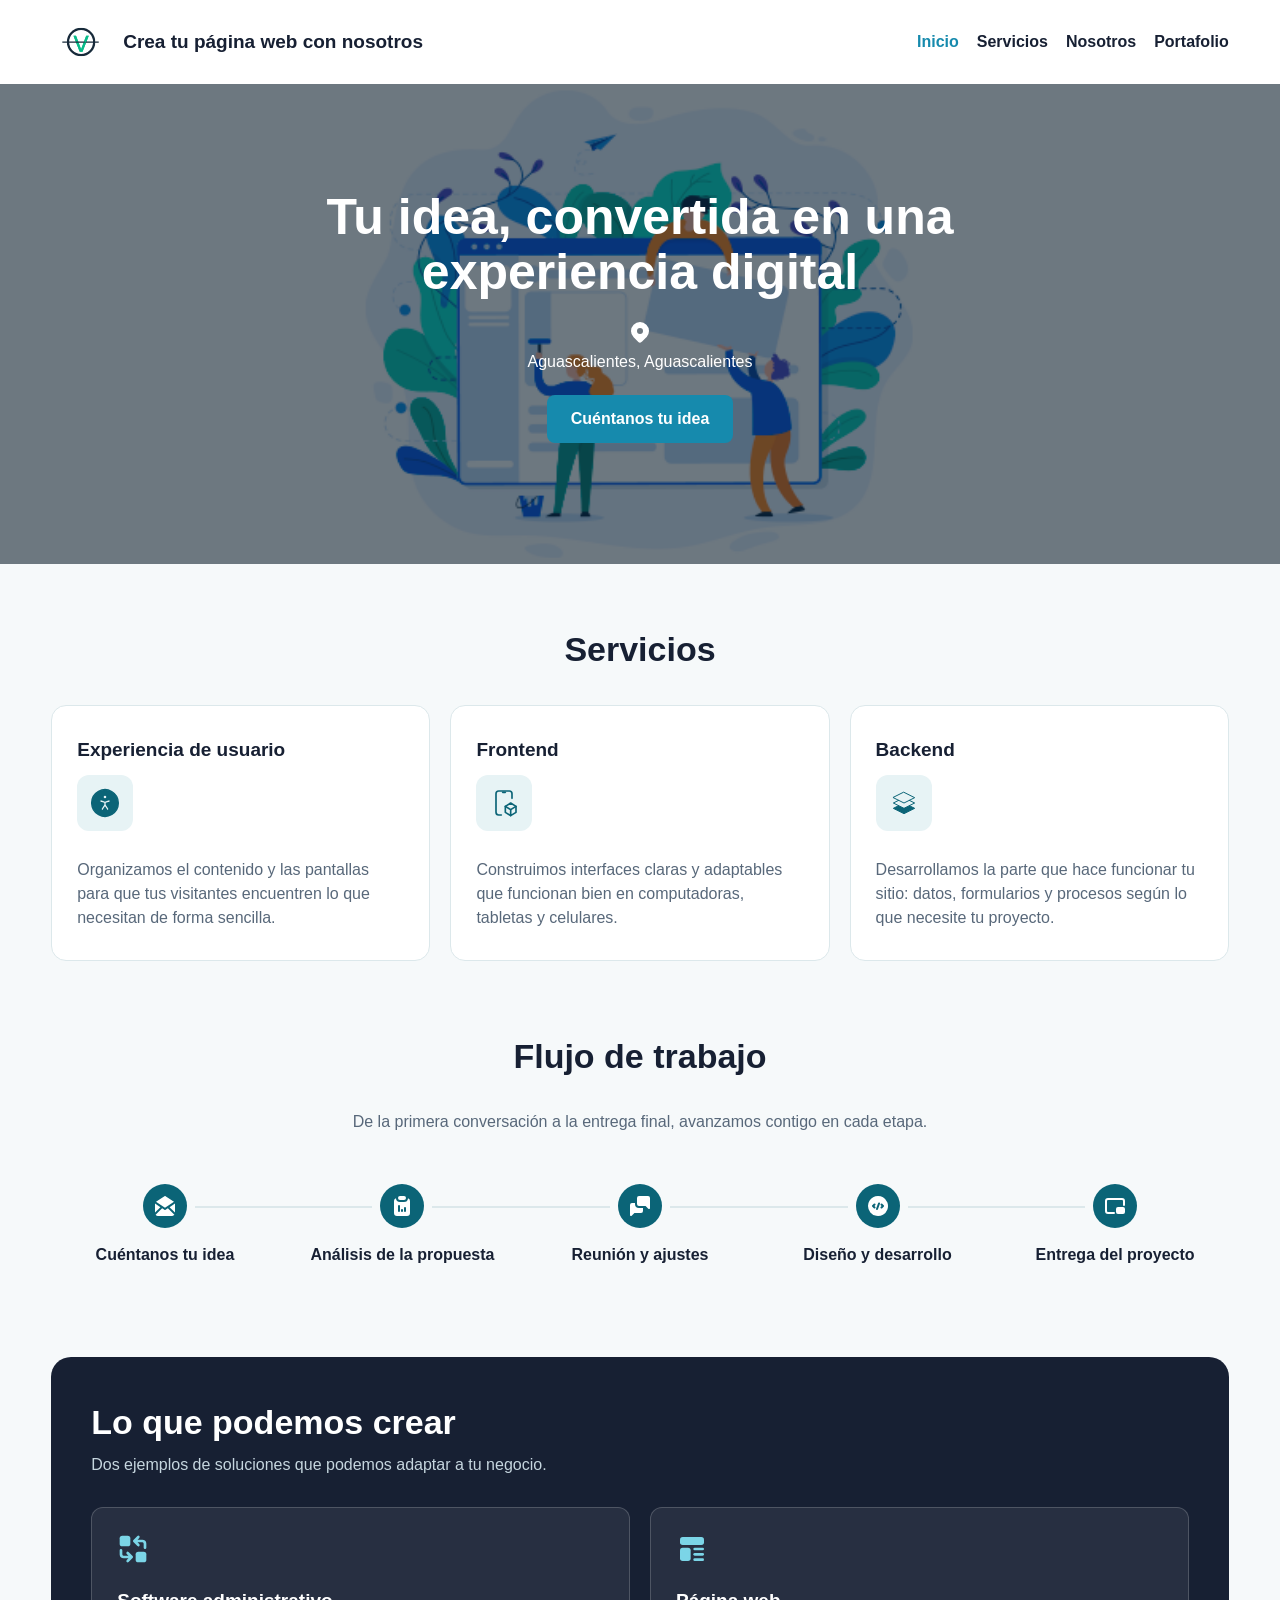
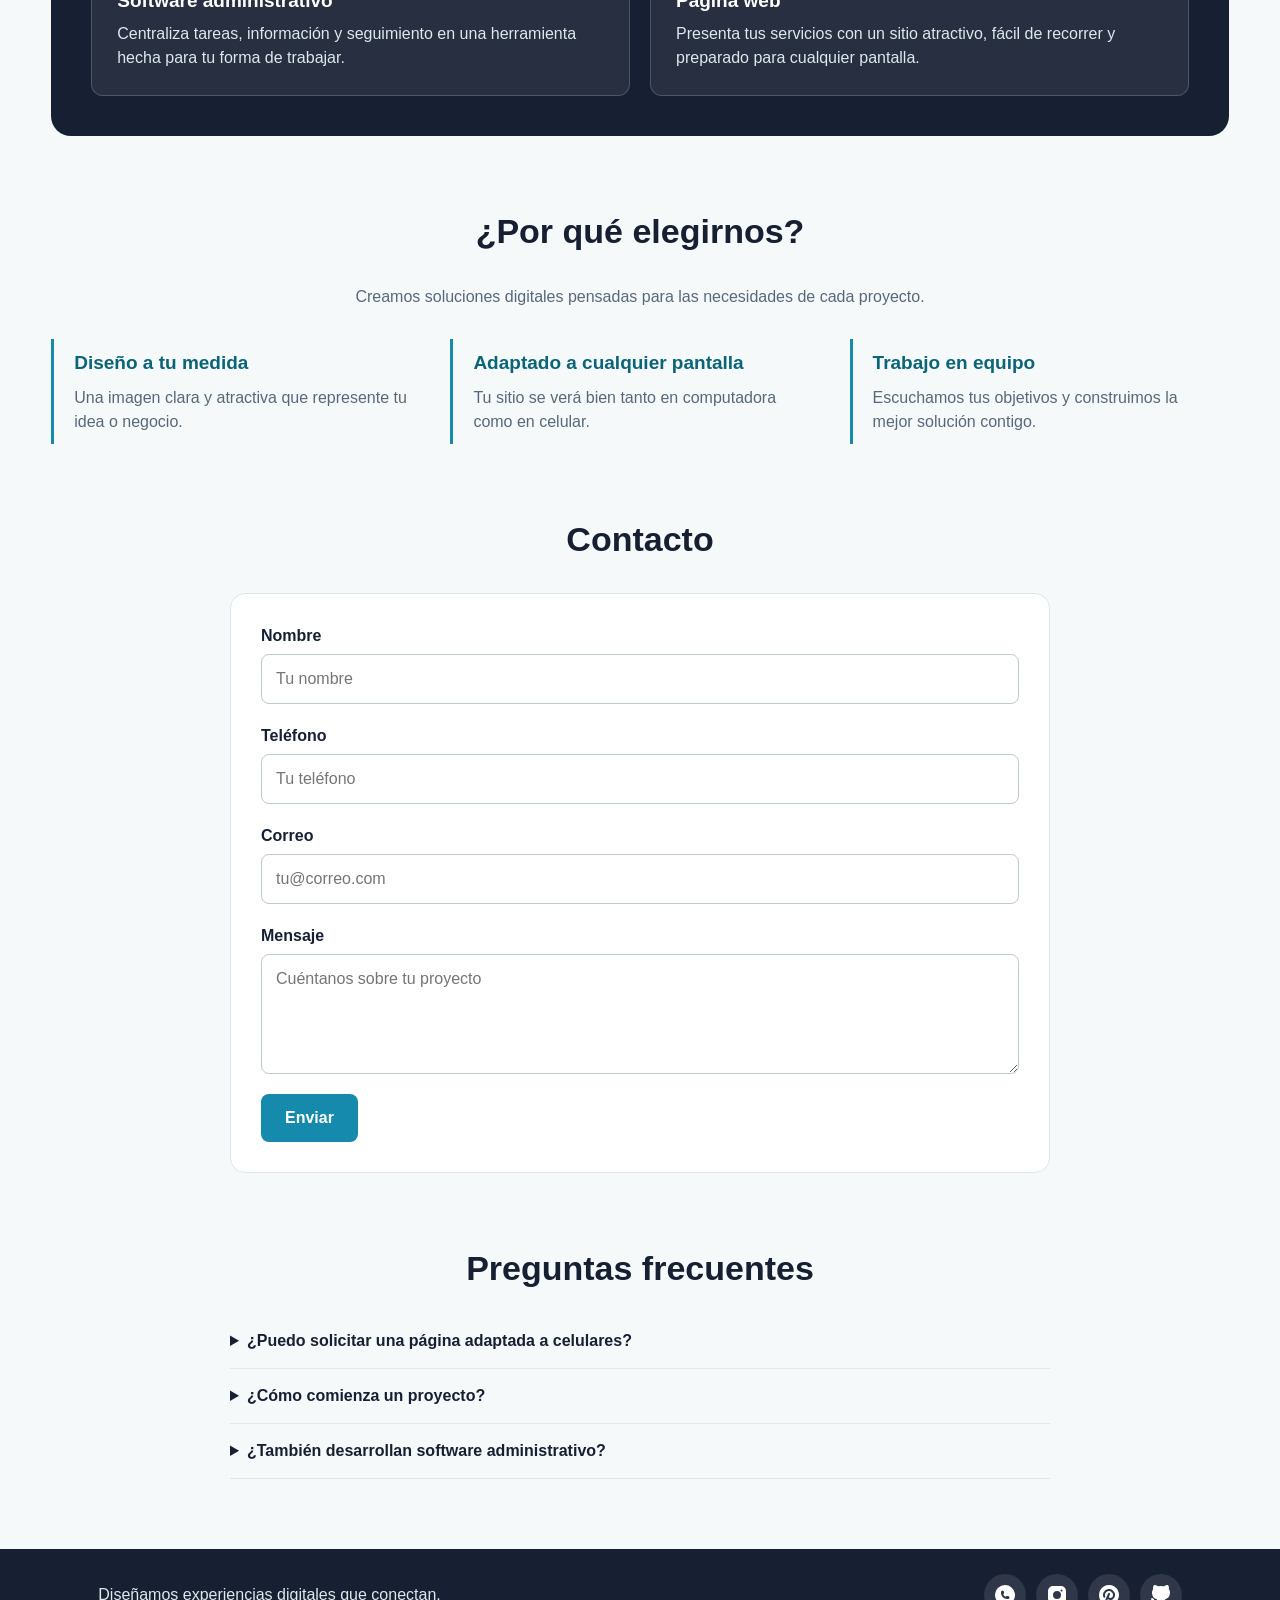
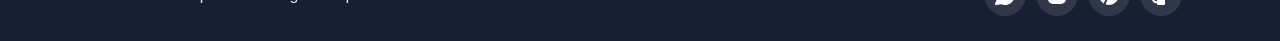
<file: index.html>
<!DOCTYPE html>
<html lang="es">
<head>
    <meta charset="UTF-8">
    <meta name="viewport" content="width=device-width, initial-scale=1.0">
    <link rel="stylesheet" href="css/style.css">
    <link rel="stylesheet" href="css/inicio.css">
    <title>Diseño Web</title>
</head>
<body>

    <!-- HEADER -->
    <header>
        <!-- Logo y titulo principal -->
        <div class="head">
            <div class="logo">
                <img src="svg/logo vexo.svg" alt="Logo de Vexo">
                <h1>Crea tu página web con nosotros</h1>
            </div>

            <!-- NAVEGACION -->
            <div class="nav-bg">
                <nav class="navegacion-principal contenedor" aria-label="Navegación principal">
                    <a href="index.html" aria-current="page">Inicio</a>
                    <a href="html/servicios.html">Servicios</a>
                    <a href="html/nosotros.html">Nosotros</a>
                    <a href="html/portafolio.html">Portafolio</a>
                </nav>
            </div>
        </div>

        <!-- HERO -->
        <section class="hero" id="inicio">
            <div class="contenido-hero">
                <h2 class="subtitulo">Tu idea, convertida en una experiencia digital</h2>
                <svg xmlns="http://www.w3.org/2000/svg" width="24" height="24" viewBox="0 0 24 24" fill="currentColor" class="icon icon-tabler icons-tabler-filled icon-tabler-map-pin"><path stroke="none" d="M0 0h24v24H0z" fill="none" /><path d="M18.364 4.636a9 9 0 0 1 .203 12.519l-.203 .21l-4.243 4.242a3 3 0 0 1 -4.097 .135l-.144 -.135l-4.244 -4.243a9 9 0 0 1 12.728 -12.728zm-6.364 3.364a3 3 0 1 0 0 6a3 3 0 0 0 0 -6" /></svg>
                <p class="place">Aguascalientes, Aguascalientes</p>
                <a href="#contacto" class="place boton">Cuéntanos tu idea</a>
            </div>
        </section>
    </header>

    <!-- CONTENIDO PRINCIPAL -->
    <main class="contenedor">
            <!-- SERVICIOS -->
            <h2 id="servicios">Servicios</h2>
            <div class="servicios">
                <section class="servicio">
                    <h3>Experiencia de usuario</h3>
                    <div class="icon">
                        <svg
                        xmlns="http://www.w3.org/2000/svg"
                        width="56"
                        height="56"
                        viewBox="0 0 24 24"
                        fill="currentColor"
                        >
                        <path d="M17 3.34a10 10 0 1 1 -14.995 8.984l-.005 -.324l.005 -.324a10 10 0 0 1 14.995 -8.336zm-1.051 6.844a1 1 0 0 0 -1.152 -.663l-.113 .03l-2.684 .895l-2.684 -.895l-.113 -.03a1 1 0 0 0 -.628 1.884l.109 .044l2.316 .771v.976l-1.832 2.75l-.06 .1a1 1 0 0 0 .237 1.21l.1 .076l.101 .06a1 1 0 0 0 1.21 -.237l.076 -.1l1.168 -1.752l1.168 1.752l.07 .093a1 1 0 0 0 1.653 -1.102l-.059 -.1l-1.832 -2.75v-.977l2.316 -.771l.109 -.044a1 1 0 0 0 .524 -1.221zm-3.949 -4.184a1.5 1.5 0 1 0 0 3a1.5 1.5 0 0 0 0 -3z" />
                        </svg>
                    </div>
                    <p>Organizamos el contenido y las pantallas para que tus visitantes encuentren lo que necesitan de forma sencilla.</p>
                </section>
                
                <section class="servicio">
                    <h3>Frontend</h3>
                    <div class="icon">
                        <svg
                        xmlns="http://www.w3.org/2000/svg"
                        width="56"
                        height="56"
                        viewBox="0 0 24 24"
                        fill="none"
                        stroke="#000000"
                        stroke-width="1.25"
                        stroke-linecap="round"
                        stroke-linejoin="round"
                        >
                        <path d="M10 21h-2a2 2 0 0 1 -2 -2v-14a2 2 0 0 1 2 -2h8a2 2 0 0 1 2 2v3.5" />
                        <path d="M17 17l-4 -2.5l4 -2.5l4 2.5v4.5l-4 2.5z" />
                        <path d="M13 14.5v4.5l4 2.5" />
                        <path d="M17 17l4 -2.5" />
                        <path d="M11 4h2" />
                        </svg>
                    </div>
                    <p>Construimos interfaces claras y adaptables que funcionan bien en computadoras, tabletas y celulares.</p>
                </section>

                <section class="servicio">
                    <h3>Backend</h3>
                    <div class="icon">
                        <svg
                        xmlns="http://www.w3.org/2000/svg"
                        width="56"
                        height="56"
                        viewBox="0 0 24 24"
                        fill="none"
                        stroke="#000000"
                        stroke-width="0.75"
                        stroke-linecap="round"
                        stroke-linejoin="round"
                        >
                        <path d="M4 8l8 4l8 -4l-8 -4z" />
                        <path d="M12 16l-4 -2l-4 2l8 4l8 -4l-4 -2l-4 2z" fill="currentColor" />
                        <path d="M8 10l-4 2l4 2m8 0l4 -2l-4 -2" />
                        </svg>
                    </div>
                    <p>Desarrollamos la parte que hace funcionar tu sitio: datos, formularios y procesos según lo que necesite tu proyecto.</p>
                </section>
            </div>
            <!-- FLUJO DE TRABAJO -->
            <section class="proceso">
                <h2>Flujo de trabajo</h2>
                <p class="seccion-intro">De la primera conversación a la entrega final, avanzamos contigo en cada etapa.</p>
                <div class="flujos">
                    <div class="flujo">
                        <div class="icono-flujo">
                            <svg xmlns="http://www.w3.org/2000/svg" width="24" height="24" viewBox="0 0 24 24" fill="currentColor" class="icon icon-tabler icons-tabler-filled icon-tabler-mail-opened"><path stroke="none" d="M0 0h24v24H0z" fill="none" /><path d="M14.872 14.287l6.522 6.52a2.996 2.996 0 0 1 -2.218 1.188l-.176 .005h-14a2.995 2.995 0 0 1 -2.394 -1.191l6.521 -6.522l2.318 1.545l.116 .066a1 1 0 0 0 .878 0l.116 -.066l2.317 -1.545z" /><path d="M2 9.535l5.429 3.62l-5.429 5.43z" /><path d="M22 9.535v9.05l-5.43 -5.43z" /><path d="M12.44 2.102l.115 .066l8.444 5.629l-8.999 6l-9 -6l8.445 -5.63a1 1 0 0 1 .994 -.065z" /></svg>
                        </div>
                        <p>Cuéntanos tu idea</p>
                    </div>
                    
                    <div class="flujo">
                        <div class="icono-flujo">
                            <svg xmlns="http://www.w3.org/2000/svg" width="24" height="24" viewBox="0 0 24 24" fill="currentColor" class="icon icon-tabler icons-tabler-filled icon-tabler-report-analytics"><path stroke="none" d="M0 0h24v24H0z" fill="none" /><path d="M17.997 4.17a3 3 0 0 1 2.003 2.83v12a3 3 0 0 1 -3 3h-10a3 3 0 0 1 -3 -3v-12a3 3 0 0 1 2.003 -2.83a4 4 0 0 0 3.997 3.83h4a4 4 0 0 0 3.98 -3.597zm-8.997 6.83a1 1 0 0 0 -1 1v5a1 1 0 0 0 2 0v-5a1 1 0 0 0 -1 -1m3 4a1 1 0 0 0 -1 1v1a1 1 0 0 0 2 0v-1a1 1 0 0 0 -1 -1m3 -2a1 1 0 0 0 -1 1v3a1 1 0 0 0 2 0v-3a1 1 0 0 0 -1 -1m-1 -11a2 2 0 1 1 0 4h-4a2 2 0 1 1 0 -4z" /></svg>
                        </div>
                        <p>Análisis de la propuesta</p>
                    </div>
                    
                    <div class="flujo">
                        <div class="icono-flujo">
                            <svg xmlns="http://www.w3.org/2000/svg" width="24" height="24" viewBox="0 0 24 24" fill="currentColor" class="icon icon-tabler icons-tabler-filled icon-tabler-messages"><path stroke="none" d="M0 0h24v24H0z" fill="none" /><path d="M20.901 14.995l-.044 -.006a.4 .4 0 0 1 -.102 -.02l-.045 -.012l-.048 -.017l-.045 -.016l-.043 -.02l-.045 -.022l-.04 -.024l-.044 -.026l-.043 -.032l-.036 -.027a1 1 0 0 1 -.073 -.066l-2.707 -2.707h-6.586a2 2 0 0 1 -2 -2v-6a2 2 0 0 1 2 -2h9a2 2 0 0 1 2 2v10a1 1 0 0 1 -.076 .383l-.02 .043l-.022 .045l-.024 .04l-.026 .044l-.032 .043l-.027 .036a1 1 0 0 1 -.578 .347l-.052 .008l-.044 .006a1 1 0 0 1 -.198 0" /><path d="M7 8.999v1.001a4 4 0 0 0 4 4h4v3a2 2 0 0 1 -2 2h-6.586l-2.707 2.707c-.63 .63 -1.707 .184 -1.707 -.707v-10a2 2 0 0 1 2 -2z" /></svg>
                        </div>
                        <p>Reunión y ajustes</p>
                    </div>
                    
                    <div class="flujo">
                        <div class="icono-flujo">
                            <svg xmlns="http://www.w3.org/2000/svg" width="24" height="24" viewBox="0 0 24 24" fill="currentColor" class="icon icon-tabler icons-tabler-filled icon-tabler-code-circle-2"><path stroke="none" d="M0 0h24v24H0z" fill="none" /><path d="M17 3.34a10 10 0 1 1 -15 8.66l.005 -.324a10 10 0 0 1 14.995 -8.336m-3.658 5.22a1 1 0 0 0 -1.282 .598l-2 5.5a1 1 0 0 0 1.88 .684l2 -5.5a1 1 0 0 0 -.598 -1.282m-4.135 1.233a1 1 0 0 0 -1.414 0l-1.5 1.5a1 1 0 0 0 0 1.414l1.5 1.5a1 1 0 0 0 1.414 0l.083 -.094a1 1 0 0 0 -.083 -1.32l-.792 -.793l.792 -.793a1 1 0 0 0 0 -1.414m7 0a1 1 0 0 0 -1.414 0l-.083 .094a1 1 0 0 0 .083 1.32l.792 .793l-.792 .793a1 1 0 0 0 1.414 1.414l1.5 -1.5a1 1 0 0 0 0 -1.414z" /></svg>
                        </div>
                        <p>Diseño y desarrollo</p>
                    </div>
                    
                    <div class="flujo">
                        <div class="icono-flujo">
                            <svg xmlns="http://www.w3.org/2000/svg" width="24" height="24" viewBox="0 0 24 24" fill="currentColor" class="icon icon-tabler icons-tabler-filled icon-tabler-picture-in-picture"><path stroke="none" d="M0 0h24v24H0z" fill="none" /><path d="M19 4a3 3 0 0 1 3 3v4a1 1 0 0 1 -2 0v-4a1 1 0 0 0 -1 -1h-14a1 1 0 0 0 -1 1v10a1 1 0 0 0 1 1h6a1 1 0 0 1 0 2h-6a3 3 0 0 1 -3 -3v-10a3 3 0 0 1 3 -3z" /><path d="M20 13a2 2 0 0 1 2 2v3a2 2 0 0 1 -2 2h-5a2 2 0 0 1 -2 -2v-3a2 2 0 0 1 2 -2z" /></svg>
                        </div>
                        <p>Entrega del proyecto</p>
                    </div>
                </div>
            </section>

            <!-- PROYECTOS -->
            <section class="proyectos" id="proyectos">
                <div class="proyectos-encabezado">
                    <h2>Lo que podemos crear</h2>
                    <p>Dos ejemplos de soluciones que podemos adaptar a tu negocio.</p>
                </div>
                <div class="proyecto">
                    <svg xmlns="http://www.w3.org/2000/svg" width="24" height="24" viewBox="0 0 24 24" fill="currentColor" class="icon icon-tabler icons-tabler-filled icon-tabler-replace"><path stroke="none" d="M0 0h24v24H0z" fill="none" /><path d="M8 2h-4a2 2 0 0 0 -2 2v4a2 2 0 0 0 2 2h4a2 2 0 0 0 2 -2v-4a2 2 0 0 0 -2 -2z" /><path d="M20 14h-4a2 2 0 0 0 -2 2v4a2 2 0 0 0 2 2h4a2 2 0 0 0 2 -2v-4a2 2 0 0 0 -2 -2z" /><path d="M16.707 2.293a1 1 0 0 1 .083 1.32l-.083 .094l-1.293 1.293h3.586a3 3 0 0 1 2.995 2.824l.005 .176v3a1 1 0 0 1 -1.993 .117l-.007 -.117v-3a1 1 0 0 0 -.883 -.993l-.117 -.007h-3.585l1.292 1.293a1 1 0 0 1 -1.32 1.497l-.094 -.083l-3 -3a.98 .98 0 0 1 -.28 -.872l.036 -.146l.04 -.104c.058 -.126 .14 -.24 .245 -.334l2.959 -2.958a1 1 0 0 1 1.414 0z" /><path d="M3 12a1 1 0 0 1 .993 .883l.007 .117v3a1 1 0 0 0 .883 .993l.117 .007h3.585l-1.292 -1.293a1 1 0 0 1 -.083 -1.32l.083 -.094a1 1 0 0 1 1.32 -.083l.094 .083l3 3a.98 .98 0 0 1 .28 .872l-.036 .146l-.04 .104a1.02 1.02 0 0 1 -.245 .334l-2.959 2.958a1 1 0 0 1 -1.497 -1.32l.083 -.094l1.291 -1.293h-3.584a3 3 0 0 1 -2.995 -2.824l-.005 -.176v-3a1 1 0 0 1 1 -1z" /></svg>
                    <h3>Software administrativo</h3>
                    <p>Centraliza tareas, información y seguimiento en una herramienta hecha para tu forma de trabajar.</p>
                </div>
                <div class="proyecto">
                    <svg xmlns="http://www.w3.org/2000/svg" width="24" height="24" viewBox="0 0 24 24" fill="currentColor" class="icon icon-tabler icons-tabler-filled icon-tabler-template"><path stroke="none" d="M0 0h24v24H0z" fill="none" /><path d="M19 3a2 2 0 0 1 2 2v2a2 2 0 0 1 -2 2h-14a2 2 0 0 1 -2 -2v-2a2 2 0 0 1 2 -2z" /><path d="M9 11a2 2 0 0 1 2 2v6a2 2 0 0 1 -2 2h-4a2 2 0 0 1 -2 -2v-6a2 2 0 0 1 2 -2z" /><path d="M20 11a1 1 0 0 1 0 2h-6a1 1 0 0 1 0 -2z" /><path d="M20 15a1 1 0 0 1 0 2h-6a1 1 0 0 1 0 -2z" /><path d="M20 19a1 1 0 0 1 0 2h-6a1 1 0 0 1 0 -2z" /></svg>
                    <h3>Página web</h3>
                    <p>Presenta tus servicios con un sitio atractivo, fácil de recorrer y preparado para cualquier pantalla.</p>
                </div>
            </section>

            <!-- SOBRE NOSOTROS -->
            <section class="nosotros" id="nosotros">
                <h2>¿Por qué elegirnos?</h2>
                <p class="nosotros-intro">Creamos soluciones digitales pensadas para las necesidades de cada proyecto.</p>
                <div class="nosotros-ventajas">
                    <div class="ventaja">
                        <h3>Diseño a tu medida</h3>
                        <p>Una imagen clara y atractiva que represente tu idea o negocio.</p>
                    </div>
                    <div class="ventaja">
                        <h3>Adaptado a cualquier pantalla</h3>
                        <p>Tu sitio se verá bien tanto en computadora como en celular.</p>
                    </div>
                    <div class="ventaja">
                        <h3>Trabajo en equipo</h3>
                        <p>Escuchamos tus objetivos y construimos la mejor solución contigo.</p>
                    </div>
                </div>
            </section>

            <!-- CONTACTO -->
            <section id="contacto">
                <h2>Contacto</h2>
                <form action="" class="formulario">
                    <fieldset>
                        <div class="contenedor-campos">
                            <div class="campo">
                                <label for="nombre">Nombre</label>
                                <input id="nombre" class="input-text" type="text" name="nombre" placeholder="Tu nombre">
                            </div>
                            <div class="campo">
                                <label for="telefono">Teléfono</label>
                                <input id="telefono" class="input-text" type="tel" name="telefono" placeholder="Tu teléfono">
                            </div>
                            <div class="campo">
                                <label for="correo">Correo</label>
                                <input id="correo" class="input-text" type="email" name="correo" placeholder="tu@correo.com">
                            </div>
                            <div class="campo">
                                <label for="mensaje">Mensaje</label>
                                <textarea id="mensaje" class="input-text" name="mensaje" placeholder="Cuéntanos sobre tu proyecto"></textarea>
                            </div>
                            <div class="enviar">
                                <input type="submit" class="boton" value="Enviar">
                            </div>
                        </div>
                    </fieldset>
                </form>
            </section>

            <!-- PREGUNTAS FRECUENTES -->
            <section class="preguntas" aria-labelledby="preguntas-titulo">
                <h2 id="preguntas-titulo">Preguntas frecuentes</h2>
                <details>
                    <summary>¿Puedo solicitar una página adaptada a celulares?</summary>
                    <p>Sí. Diseñamos las páginas para que se puedan consultar cómodamente desde celular, tableta y computadora.</p>
                </details>
                <details>
                    <summary>¿Cómo comienza un proyecto?</summary>
                    <p>Primero platicamos sobre tu idea, tus objetivos y el contenido que necesitas. Después definimos una propuesta para avanzar.</p>
                </details>
                <details>
                    <summary>¿También desarrollan software administrativo?</summary>
                    <p>Sí. Podemos crear herramientas para organizar información y procesos según las necesidades de tu negocio.</p>
                </details>
            </section>
    </main>

    <!-- FOOTER -->
    <footer class="footer">
        <div class="footer-contenido contenedor">
            <p>Diseñamos experiencias digitales que conectan.</p>

            <!-- Redes sociales -->
            <div class="icono-footer">
                <a href="https://wa.me/qr/SMD46BN26KK4H1" class="iconos" aria-label="WhatsApp">
                    <svg xmlns="http://www.w3.org/2000/svg" width="24" height="24" viewBox="0 0 24 24" fill="currentColor" class="icon icon-tabler icons-tabler-filled icon-tabler-brand-whatsapp"><path stroke="none" d="M0 0h24v24H0z" fill="none" /><path d="M18.497 4.409a10 10 0 0 1 -10.36 16.828l-.223 -.098l-4.759 .849l-.11 .011a1 1 0 0 1 -.11 0l-.102 -.013l-.108 -.024l-.105 -.037l-.099 -.047l-.093 -.058l-.014 -.011l-.012 -.007l-.086 -.073l-.077 -.08l-.067 -.088l-.056 -.094l-.034 -.07l-.04 -.108l-.028 -.128l-.012 -.102a1 1 0 0 1 0 -.125l.012 -.1l.024 -.11l.045 -.122l1.433 -3.304l-.009 -.014a10 10 0 0 1 1.549 -12.454l.215 -.203a10 10 0 0 1 13.226 -.217m-8.997 3.09a1.5 1.5 0 0 0 -1.5 1.5v1a6 6 0 0 0 6 6h1a1.5 1.5 0 0 0 0 -3h-1l-.144 .007a1.5 1.5 0 0 0 -1.128 .697l-.042 .074l-.022 -.007a4.01 4.01 0 0 1 -2.435 -2.435l-.008 -.023l.075 -.041a1.5 1.5 0 0 0 .704 -1.272v-1a1.5 1.5 0 0 0 -1.5 -1.5" /></svg>
                </a>
                
                <a href="https://www.instagram.com/mtalj07?igsi=MWtjMjVmYXJsa3MxMQ%3D%3D&utm_source=qr" class="iconos" aria-label="Instagram">
                    <svg xmlns="http://www.w3.org/2000/svg" width="24" height="24" viewBox="0 0 24 24" fill="currentColor" class="icon icon-tabler icons-tabler-filled icon-tabler-brand-instagram"><path stroke="none" d="M0 0h24v24H0z" fill="none" /><path d="M16 3a5 5 0 0 1 5 5v8a5 5 0 0 1 -5 5h-8a5 5 0 0 1 -5 -5v-8a5 5 0 0 1 5 -5zm-4 5a4 4 0 0 0 -3.995 3.8l-.005 .2a4 4 0 1 0 4 -4m4.5 -1.5a1 1 0 0 0 -.993 .883l-.007 .127a1 1 0 0 0 1.993 .117l.007 -.127a1 1 0 0 0 -1 -1" /></svg>
                </a>
                <a href="https://pin.it/5D7sCOGjx" class="iconos" aria-label="Pinterest">
                    <svg xmlns="http://www.w3.org/2000/svg" width="24" height="24" viewBox="0 0 24 24" fill="currentColor" class="icon icon-tabler icons-tabler-filled icon-tabler-brand-pinterest"><path stroke="none" d="M0 0h24v24H0z" fill="none" /><path d="M17 3.34a10 10 0 0 1 -8.512 18.023l2.364 -5.315a3.5 3.5 0 0 0 2.398 .952c2.708 0 4.75 -2.089 4.75 -5a6 6 0 1 0 -11.64 2.041a1 1 0 1 0 1.88 -.682a4 4 0 1 1 7.76 -1.36c0 1.818 -1.156 3.001 -2.75 3.001c-.609 0 -1.153 -.361 -1.478 -1.022l1.142 -2.572a1 1 0 0 0 -1.828 -.812l-4.392 9.882a10 10 0 0 1 -4.694 -8.476l.005 -.324a10 10 0 0 1 14.995 -8.336" /></svg>
                </a>
                <a href="https://github.com/mateovillaobos2727" class="iconos" aria-label="GitHub">
                    <svg xmlns="http://www.w3.org/2000/svg" width="24" height="24" viewBox="0 0 24 24" fill="currentColor" class="icon icon-tabler icons-tabler-filled icon-tabler-brand-github"><path stroke="none" d="M0 0h24v24H0z" fill="none" /><path d="M5.315 2.1c.791 -.113 1.9 .145 3.333 .966l.272 .161l.16 .1l.397 -.083a13.3 13.3 0 0 1 4.59 -.08l.456 .08l.396 .083l.161 -.1c1.385 -.84 2.487 -1.17 3.322 -1.148l.164 .008l.147 .017l.076 .014l.05 .011l.144 .047a1 1 0 0 1 .53 .514a5.2 5.2 0 0 1 .397 2.91l-.047 .267l-.046 .196l.123 .163c.574 .795 .93 1.728 1.03 2.707l.023 .295l.007 .272c0 3.855 -1.659 5.883 -4.644 6.68l-.245 .061l-.132 .029l.014 .161l.008 .157l.004 .365l-.002 .213l-.003 3.834a1 1 0 0 1 -.883 .993l-.117 .007h-6a1 1 0 0 1 -.993 -.883l-.007 -.117v-.734c-1.818 .26 -3.03 -.424 -4.11 -1.878l-.535 -.766c-.28 -.396 -.455 -.579 -.589 -.644l-.048 -.019a1 1 0 0 1 .564 -1.918c.642 .188 1.074 .568 1.57 1.239l.538 .769c.76 1.079 1.36 1.459 2.609 1.191l.001 -.678l-.018 -.168a5.03 5.03 0 0 1 -.021 -.824l.017 -.185l.019 -.12l-.108 -.024c-2.976 -.71 -4.703 -2.573 -4.875 -6.139l-.01 -.31l-.004 -.292a5.6 5.6 0 0 1 .908 -3.051l.152 -.222l.122 -.163l-.045 -.196a5.2 5.2 0 0 1 .145 -2.642l.1 -.282l.106 -.253a1 1 0 0 1 .529 -.514l.144 -.047l.154 -.03z" /></svg>
                </a>
            </div>
        </div>
    </footer>
</body>
</html>
</file>
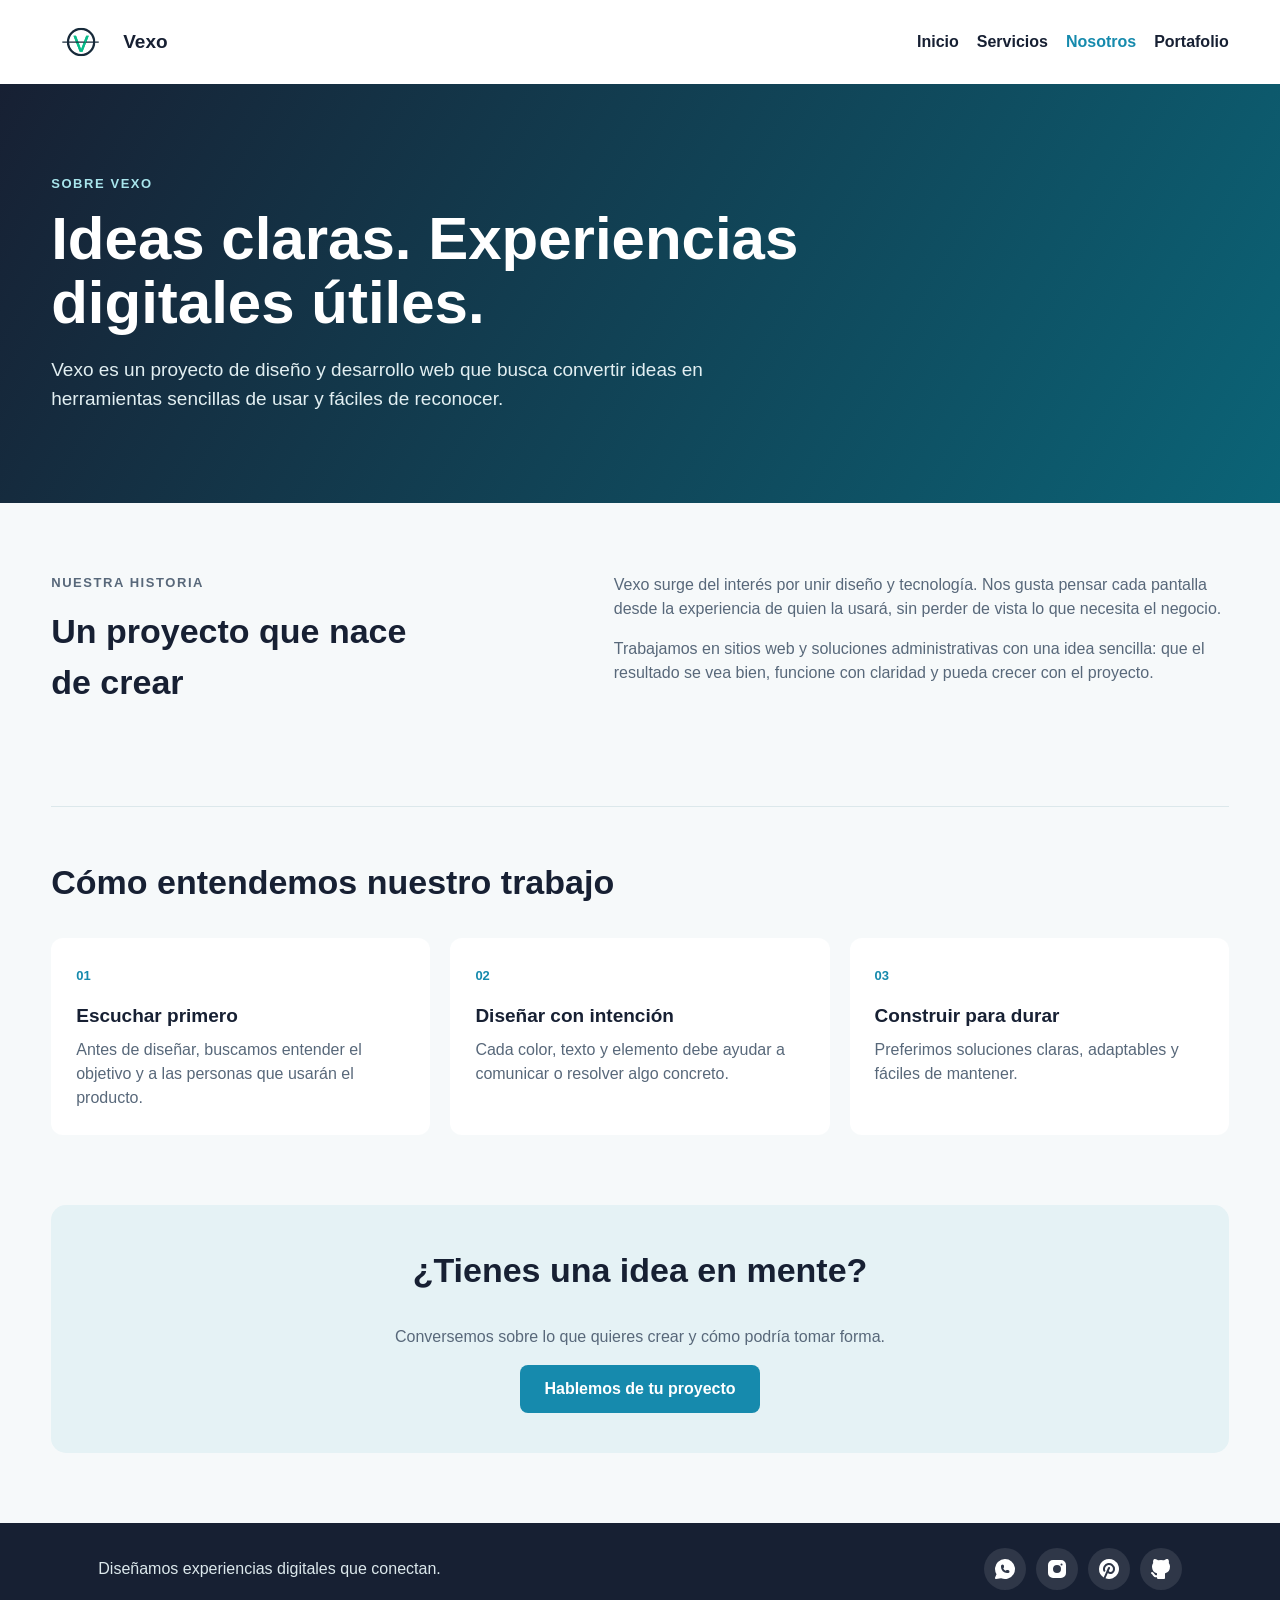
<file: html/nosotros.html>
<!DOCTYPE html>
<html lang="es">
<head>
    <meta charset="UTF-8">
    <meta name="viewport" content="width=device-width, initial-scale=1.0">
    <title>Nosotros | Vexo</title>
    <link rel="stylesheet" href="../css/style.css">
    <link rel="stylesheet" href="../css/nosotros.css">
</head>
<body>
    <!-- ENCABEZADO COMPARTIDO -->
    <header class="head">
        <a class="logo" href="../index.html" aria-label="Vexo, volver al inicio">
            <img src="../svg/logo vexo.svg" alt="" width="60" height="60">
            <span>Vexo</span>
        </a>
        <nav class="navegacion-principal" aria-label="Navegación principal">
            <a href="../index.html">Inicio</a>
            <a href="servicios.html">Servicios</a>
            <a href="nosotros.html" aria-current="page">Nosotros</a>
            <a href="portafolio.html">Portafolio</a>
        </nav>
    </header>

    <main>
        <!-- PRESENTACION DE LA EMPRESA -->
        <section class="nosotros-hero">
            <div class="contenedor">
                <p class="etiqueta">Sobre Vexo</p>
                <h1>Ideas claras. Experiencias digitales útiles.</h1>
                <p>Vexo es un proyecto de diseño y desarrollo web que busca convertir ideas en herramientas sencillas de usar y fáciles de reconocer.</p>
            </div>
        </section>

        <!-- HISTORIA Y FORMA DE TRABAJO -->
        <section class="historia contenedor">
            <div>
                <p class="etiqueta">Nuestra historia</p>
                <h2>Un proyecto que nace de crear</h2>
            </div>
            <div>
                <p>Vexo surge del interés por unir diseño y tecnología. Nos gusta pensar cada pantalla desde la experiencia de quien la usará, sin perder de vista lo que necesita el negocio.</p>
                <p>Trabajamos en sitios web y soluciones administrativas con una idea sencilla: que el resultado se vea bien, funcione con claridad y pueda crecer con el proyecto.</p>
            </div>
        </section>

        <!-- PRINCIPIOS -->
        <section class="principios contenedor">
            <h2>Cómo entendemos nuestro trabajo</h2>
            <div class="principios-lista">
                <article>
                    <span>01</span>
                    <h3>Escuchar primero</h3>
                    <p>Antes de diseñar, buscamos entender el objetivo y a las personas que usarán el producto.</p>
                </article>
                <article>
                    <span>02</span>
                    <h3>Diseñar con intención</h3>
                    <p>Cada color, texto y elemento debe ayudar a comunicar o resolver algo concreto.</p>
                </article>
                <article>
                    <span>03</span>
                    <h3>Construir para durar</h3>
                    <p>Preferimos soluciones claras, adaptables y fáciles de mantener.</p>
                </article>
            </div>
        </section>

        <!-- LLAMADO A LA ACCION -->
        <section class="nosotros-cta contenedor">
            <h2>¿Tienes una idea en mente?</h2>
            <p>Conversemos sobre lo que quieres crear y cómo podría tomar forma.</p>
            <a class="boton" href="../index.html#contacto">Hablemos de tu proyecto</a>
        </section>
    </main>

    <!-- PIE DE PAGINA COMPARTIDO -->
    <footer class="footer">
        <div class="footer-contenido contenedor">
            <p>Diseñamos experiencias digitales que conectan.</p>

            <!-- Redes sociales -->
            <div class="icono-footer">
                <a href="https://wa.me/qr/SMD46BN26KK4H1" class="iconos" aria-label="WhatsApp">
                    <svg xmlns="http://www.w3.org/2000/svg" width="24" height="24" viewBox="0 0 24 24" fill="currentColor" class="icon icon-tabler icons-tabler-filled icon-tabler-brand-whatsapp"><path stroke="none" d="M0 0h24v24H0z" fill="none" /><path d="M18.497 4.409a10 10 0 0 1 -10.36 16.828l-.223 -.098l-4.759 .849l-.11 .011a1 1 0 0 1 -.11 0l-.102 -.013l-.108 -.024l-.105 -.037l-.099 -.047l-.093 -.058l-.014 -.011l-.012 -.007l-.086 -.073l-.077 -.08l-.067 -.088l-.056 -.094l-.034 -.07l-.04 -.108l-.028 -.128l-.012 -.102a1 1 0 0 1 0 -.125l.012 -.1l.024 -.11l.045 -.122l1.433 -3.304l-.009 -.014a10 10 0 0 1 1.549 -12.454l.215 -.203a10 10 0 0 1 13.226 -.217m-8.997 3.09a1.5 1.5 0 0 0 -1.5 1.5v1a6 6 0 0 0 6 6h1a1.5 1.5 0 0 0 0 -3h-1l-.144 .007a1.5 1.5 0 0 0 -1.128 .697l-.042 .074l-.022 -.007a4.01 4.01 0 0 1 -2.435 -2.435l-.008 -.023l.075 -.041a1.5 1.5 0 0 0 .704 -1.272v-1a1.5 1.5 0 0 0 -1.5 -1.5" /></svg>
                </a>
                <a href="https://www.instagram.com/mtalj07?igsi=MWtjMjVmYXJsa3MxMQ%3D%3D&utm_source=qr" class="iconos" aria-label="Instagram">
                    <svg xmlns="http://www.w3.org/2000/svg" width="24" height="24" viewBox="0 0 24 24" fill="currentColor" class="icon icon-tabler icons-tabler-filled icon-tabler-brand-instagram"><path stroke="none" d="M0 0h24v24H0z" fill="none" /><path d="M16 3a5 5 0 0 1 5 5v8a5 5 0 0 1 -5 5h-8a5 5 0 0 1 -5 -5v-8a5 5 0 0 1 5 -5zm-4 5a4 4 0 0 0 -3.995 3.8l-.005 .2a4 4 0 1 0 4 -4m4.5 -1.5a1 1 0 0 0 -.993 .883l-.007 .127a1 1 0 0 0 1.993 .117l.007 -.127a1 1 0 0 0 -1 -1" /></svg>
                </a>
                <a href="https://pin.it/5D7sCOGjx" class="iconos" aria-label="Pinterest">
                    <svg xmlns="http://www.w3.org/2000/svg" width="24" height="24" viewBox="0 0 24 24" fill="currentColor" class="icon icon-tabler icons-tabler-filled icon-tabler-brand-pinterest"><path stroke="none" d="M0 0h24v24H0z" fill="none" /><path d="M17 3.34a10 10 0 0 1 -8.512 18.023l2.364 -5.315a3.5 3.5 0 0 0 2.398 .952c2.708 0 4.75 -2.089 4.75 -5a6 6 0 1 0 -11.64 2.041a1 1 0 1 0 1.88 -.682a4 4 0 1 1 7.76 -1.36c0 1.818 -1.156 3.001 -2.75 3.001c-.609 0 -1.153 -.361 -1.478 -1.022l1.142 -2.572a1 1 0 0 0 -1.828 -.812l-4.392 9.882a10 10 0 0 1 -4.694 -8.476l.005 -.324a10 10 0 0 1 14.995 -8.336" /></svg>
                </a>
                <a href="https://github.com/mateovillaobos2727" class="iconos" aria-label="GitHub">
                    <svg xmlns="http://www.w3.org/2000/svg" width="24" height="24" viewBox="0 0 24 24" fill="currentColor" class="icon icon-tabler icons-tabler-filled icon-tabler-brand-github"><path stroke="none" d="M0 0h24v24H0z" fill="none" /><path d="M5.315 2.1c.791 -.113 1.9 .145 3.333 .966l.272 .161l.16 .1l.397 -.083a13.3 13.3 0 0 1 4.59 -.08l.456 .08l.396 .083l.161 -.1c1.385 -.84 2.487 -1.17 3.322 -1.148l.164 .008l.147 .017l.076 .014l.05 .011l.144 .047a1 1 0 0 1 .53 .514a5.2 5.2 0 0 1 .397 2.91l-.047 .267l-.046 .196l.123 .163c.574 .795 .93 1.728 1.03 2.707l.023 .295l.007 .272c0 3.855 -1.659 5.883 -4.644 6.68l-.245 .061l-.132 .029l.014 .161l.008 .157l.004 .365l-.002 .213l-.003 3.834a1 1 0 0 1 -.883 .993l-.117 .007h-6a1 1 0 0 1 -.993 -.883l-.007 -.117v-.734c-1.818 .26 -3.03 -.424 -4.11 -1.878l-.535 -.766c-.28 -.396 -.455 -.579 -.589 -.644l-.048 -.019a1 1 0 0 1 .564 -1.918c.642 .188 1.074 .568 1.57 1.239l.538 .769c.76 1.079 1.36 1.459 2.609 1.191l.001 -.678l-.018 -.168a5.03 5.03 0 0 1 -.021 -.824l.017 -.185l.019 -.12l-.108 -.024c-2.976 -.71 -4.703 -2.573 -4.875 -6.139l-.01 -.31l-.004 -.292a5.6 5.6 0 0 1 .908 -3.051l.152 -.222l.122 -.163l-.045 -.196a5.2 5.2 0 0 1 .145 -2.642l.1 -.282l.106 -.253a1 1 0 0 1 .529 -.514l.144 -.047l.154 -.03z" /></svg>
                </a>
            </div>
        </div>
    </footer>
</body>
</html>
</file>
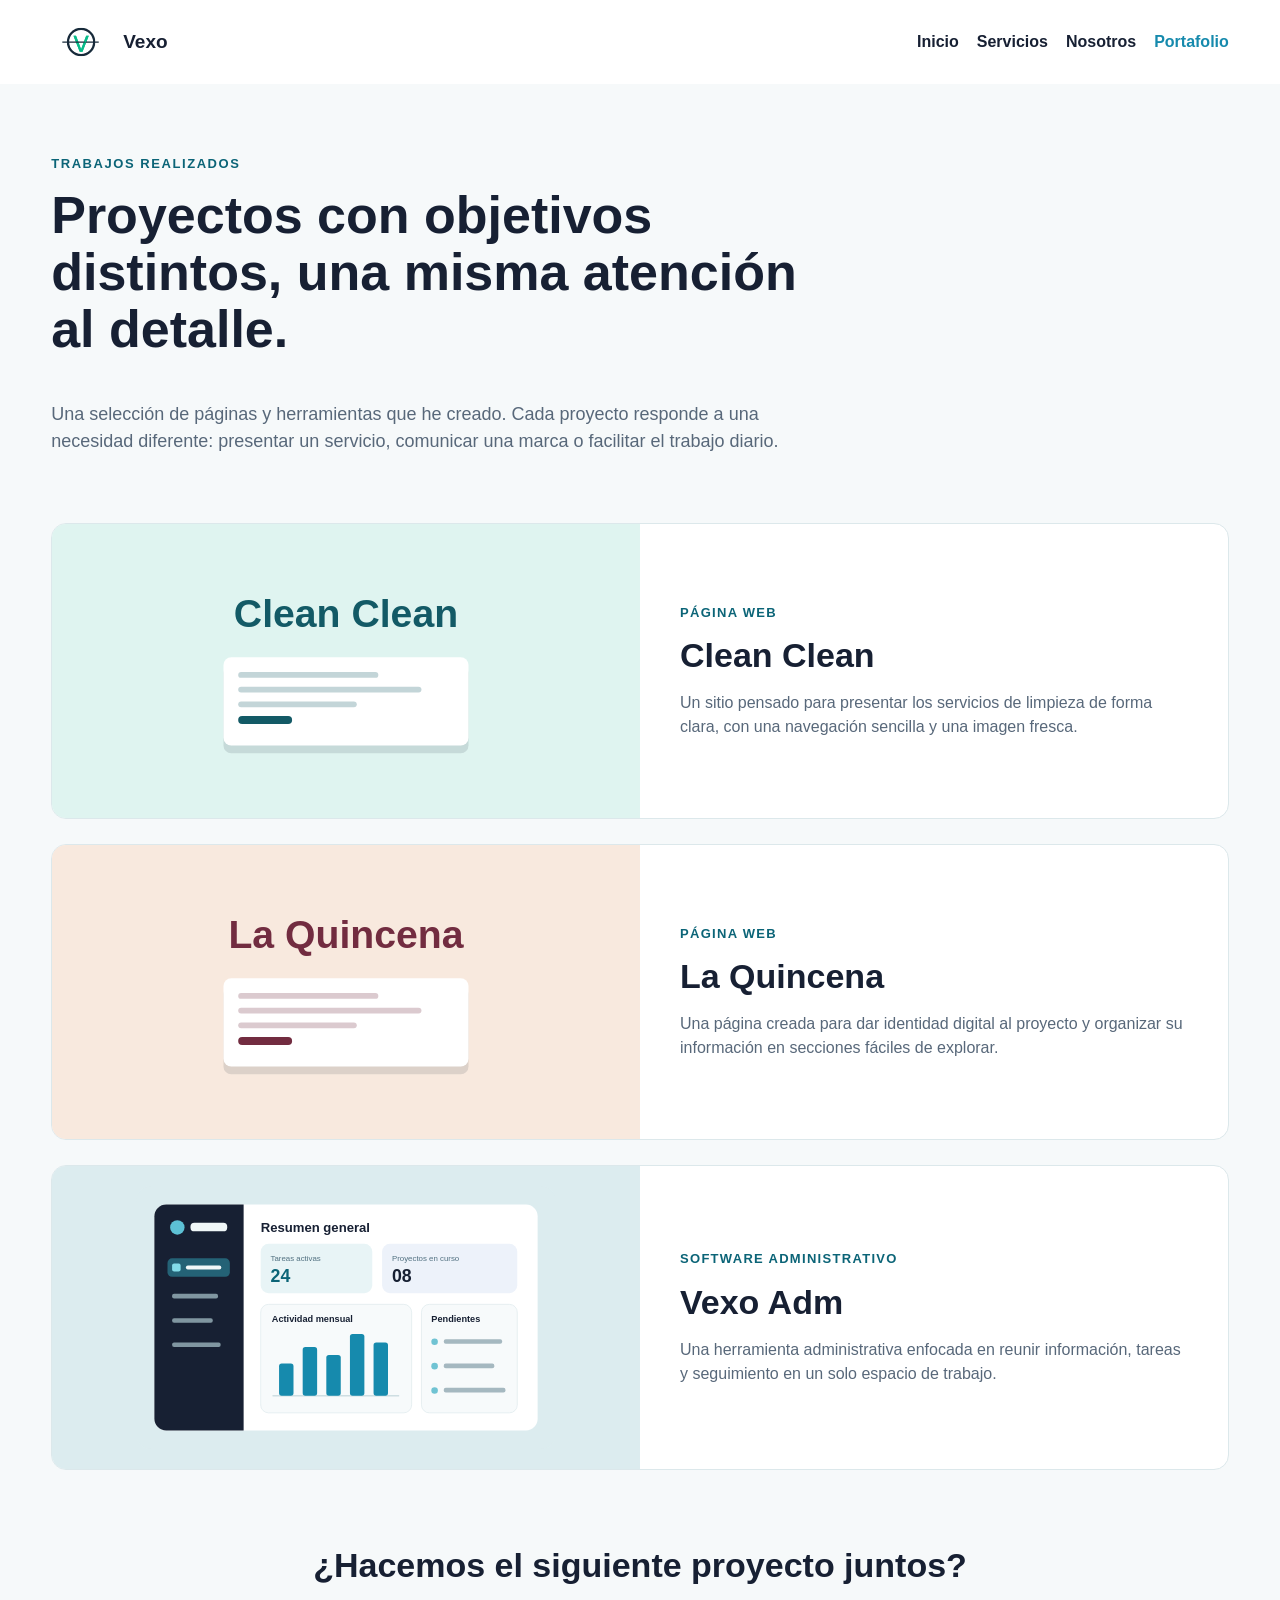
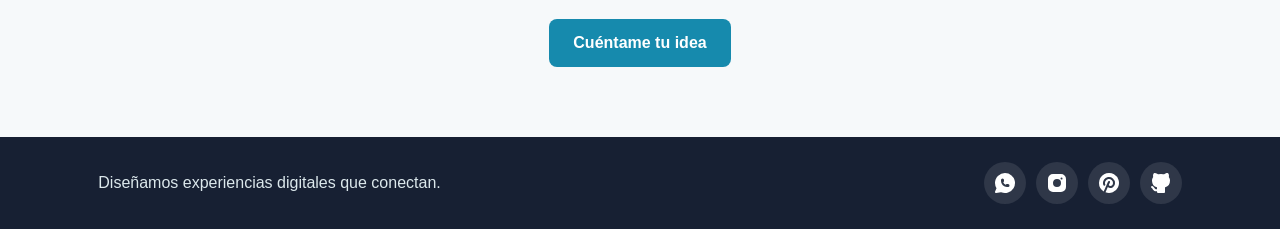
<file: html/portafolio.html>
<!DOCTYPE html>
<html lang="es">
<head>
    <meta charset="UTF-8">
    <meta name="viewport" content="width=device-width, initial-scale=1.0">
    <title>Portafolio | Vexo</title>
    <link rel="stylesheet" href="../css/style.css">
    <link rel="stylesheet" href="../css/portafolio.css">
</head>
<body>
    <!-- ENCABEZADO COMPARTIDO -->
    <header class="head">
        <a class="logo" href="../index.html" aria-label="Vexo, volver al inicio">
            <img src="../svg/logo vexo.svg" alt="" width="60" height="60">
            <span>Vexo</span>
        </a>
        <nav class="navegacion-principal" aria-label="Navegación principal">
            <a href="../index.html">Inicio</a>
            <a href="servicios.html">Servicios</a>
            <a href="nosotros.html">Nosotros</a>
            <a href="portafolio.html" aria-current="page">Portafolio</a>
        </nav>
    </header>

    <main class="contenedor">
        <!-- INTRODUCCION DEL PORTAFOLIO -->
        <section class="portafolio-intro">
            <p class="etiqueta">Trabajos realizados</p>
            <h1>Proyectos con objetivos distintos, una misma atención al detalle.</h1>
            <p>Una selección de páginas y herramientas que he creado. Cada proyecto responde a una necesidad diferente: presentar un servicio, comunicar una marca o facilitar el trabajo diario.</p>
        </section>

        <!-- LISTA DE PROYECTOS -->
        <section class="trabajos" aria-label="Proyectos del portafolio">
            <article class="trabajo">
                <div class="trabajo-visual visual-ilustracion">
                    <img src="../svg/clean-clean.svg" alt="Ilustración de la página Clean Clean" width="600" height="300">
                </div>
                <div class="trabajo-info">
                    <p class="tipo">Página web</p>
                    <h2>Clean Clean</h2>
                    <p>Un sitio pensado para presentar los servicios de limpieza de forma clara, con una navegación sencilla y una imagen fresca.</p>
                </div>
            </article>

            <article class="trabajo">
                <div class="trabajo-visual visual-ilustracion">
                    <img src="../svg/la-quincena.svg" alt="Ilustración de la página La Quincena" width="600" height="300">
                </div>
                <div class="trabajo-info">
                    <p class="tipo">Página web</p>
                    <h2>La Quincena</h2>
                    <p>Una página creada para dar identidad digital al proyecto y organizar su información en secciones fáciles de explorar.</p>
                </div>
            </article>

            <article class="trabajo">
                <div class="trabajo-visual visual-vexo">
                    <img src="../svg/erp.svg" alt="Vista ilustrativa del panel de Vexo Adm" width="640" height="400">
                </div>
                <div class="trabajo-info">
                    <p class="tipo">Software administrativo</p>
                    <h2>Vexo Adm</h2>
                    <p>Una herramienta administrativa enfocada en reunir información, tareas y seguimiento en un solo espacio de trabajo.</p>
                </div>
            </article>
        </section>

        <!-- LLAMADO A LA ACCION -->
        <section class="portafolio-cta">
            <h2>¿Hacemos el siguiente proyecto juntos?</h2>
            <a class="boton" href="../index.html#contacto">Cuéntame tu idea</a>
        </section>
    </main>

    <!-- PIE DE PAGINA COMPARTIDO -->
    <footer class="footer">
        <div class="footer-contenido contenedor">
            <p>Diseñamos experiencias digitales que conectan.</p>

            <!-- Redes sociales -->
            <div class="icono-footer">
                <a href="https://wa.me/qr/SMD46BN26KK4H1" class="iconos" aria-label="WhatsApp">
                    <svg xmlns="http://www.w3.org/2000/svg" width="24" height="24" viewBox="0 0 24 24" fill="currentColor" class="icon icon-tabler icons-tabler-filled icon-tabler-brand-whatsapp"><path stroke="none" d="M0 0h24v24H0z" fill="none" /><path d="M18.497 4.409a10 10 0 0 1 -10.36 16.828l-.223 -.098l-4.759 .849l-.11 .011a1 1 0 0 1 -.11 0l-.102 -.013l-.108 -.024l-.105 -.037l-.099 -.047l-.093 -.058l-.014 -.011l-.012 -.007l-.086 -.073l-.077 -.08l-.067 -.088l-.056 -.094l-.034 -.07l-.04 -.108l-.028 -.128l-.012 -.102a1 1 0 0 1 0 -.125l.012 -.1l.024 -.11l.045 -.122l1.433 -3.304l-.009 -.014a10 10 0 0 1 1.549 -12.454l.215 -.203a10 10 0 0 1 13.226 -.217m-8.997 3.09a1.5 1.5 0 0 0 -1.5 1.5v1a6 6 0 0 0 6 6h1a1.5 1.5 0 0 0 0 -3h-1l-.144 .007a1.5 1.5 0 0 0 -1.128 .697l-.042 .074l-.022 -.007a4.01 4.01 0 0 1 -2.435 -2.435l-.008 -.023l.075 -.041a1.5 1.5 0 0 0 .704 -1.272v-1a1.5 1.5 0 0 0 -1.5 -1.5" /></svg>
                </a>
                <a href="https://www.instagram.com/mtalj07?igsi=MWtjMjVmYXJsa3MxMQ%3D%3D&utm_source=qr" class="iconos" aria-label="Instagram">
                    <svg xmlns="http://www.w3.org/2000/svg" width="24" height="24" viewBox="0 0 24 24" fill="currentColor" class="icon icon-tabler icons-tabler-filled icon-tabler-brand-instagram"><path stroke="none" d="M0 0h24v24H0z" fill="none" /><path d="M16 3a5 5 0 0 1 5 5v8a5 5 0 0 1 -5 5h-8a5 5 0 0 1 -5 -5v-8a5 5 0 0 1 5 -5zm-4 5a4 4 0 0 0 -3.995 3.8l-.005 .2a4 4 0 1 0 4 -4m4.5 -1.5a1 1 0 0 0 -.993 .883l-.007 .127a1 1 0 0 0 1.993 .117l.007 -.127a1 1 0 0 0 -1 -1" /></svg>
                </a>
                <a href="https://pin.it/5D7sCOGjx" class="iconos" aria-label="Pinterest">
                    <svg xmlns="http://www.w3.org/2000/svg" width="24" height="24" viewBox="0 0 24 24" fill="currentColor" class="icon icon-tabler icons-tabler-filled icon-tabler-brand-pinterest"><path stroke="none" d="M0 0h24v24H0z" fill="none" /><path d="M17 3.34a10 10 0 0 1 -8.512 18.023l2.364 -5.315a3.5 3.5 0 0 0 2.398 .952c2.708 0 4.75 -2.089 4.75 -5a6 6 0 1 0 -11.64 2.041a1 1 0 1 0 1.88 -.682a4 4 0 1 1 7.76 -1.36c0 1.818 -1.156 3.001 -2.75 3.001c-.609 0 -1.153 -.361 -1.478 -1.022l1.142 -2.572a1 1 0 0 0 -1.828 -.812l-4.392 9.882a10 10 0 0 1 -4.694 -8.476l.005 -.324a10 10 0 0 1 14.995 -8.336" /></svg>
                </a>
                <a href="https://github.com/mateovillaobos2727" class="iconos" aria-label="GitHub">
                    <svg xmlns="http://www.w3.org/2000/svg" width="24" height="24" viewBox="0 0 24 24" fill="currentColor" class="icon icon-tabler icons-tabler-filled icon-tabler-brand-github"><path stroke="none" d="M0 0h24v24H0z" fill="none" /><path d="M5.315 2.1c.791 -.113 1.9 .145 3.333 .966l.272 .161l.16 .1l.397 -.083a13.3 13.3 0 0 1 4.59 -.08l.456 .08l.396 .083l.161 -.1c1.385 -.84 2.487 -1.17 3.322 -1.148l.164 .008l.147 .017l.076 .014l.05 .011l.144 .047a1 1 0 0 1 .53 .514a5.2 5.2 0 0 1 .397 2.91l-.047 .267l-.046 .196l.123 .163c.574 .795 .93 1.728 1.03 2.707l.023 .295l.007 .272c0 3.855 -1.659 5.883 -4.644 6.68l-.245 .061l-.132 .029l.014 .161l.008 .157l.004 .365l-.002 .213l-.003 3.834a1 1 0 0 1 -.883 .993l-.117 .007h-6a1 1 0 0 1 -.993 -.883l-.007 -.117v-.734c-1.818 .26 -3.03 -.424 -4.11 -1.878l-.535 -.766c-.28 -.396 -.455 -.579 -.589 -.644l-.048 -.019a1 1 0 0 1 .564 -1.918c.642 .188 1.074 .568 1.57 1.239l.538 .769c.76 1.079 1.36 1.459 2.609 1.191l.001 -.678l-.018 -.168a5.03 5.03 0 0 1 -.021 -.824l.017 -.185l.019 -.12l-.108 -.024c-2.976 -.71 -4.703 -2.573 -4.875 -6.139l-.01 -.31l-.004 -.292a5.6 5.6 0 0 1 .908 -3.051l.152 -.222l.122 -.163l-.045 -.196a5.2 5.2 0 0 1 .145 -2.642l.1 -.282l.106 -.253a1 1 0 0 1 .529 -.514l.144 -.047l.154 -.03z" /></svg>
                </a>
            </div>
        </div>
    </footer>
</body>
</html>
</file>
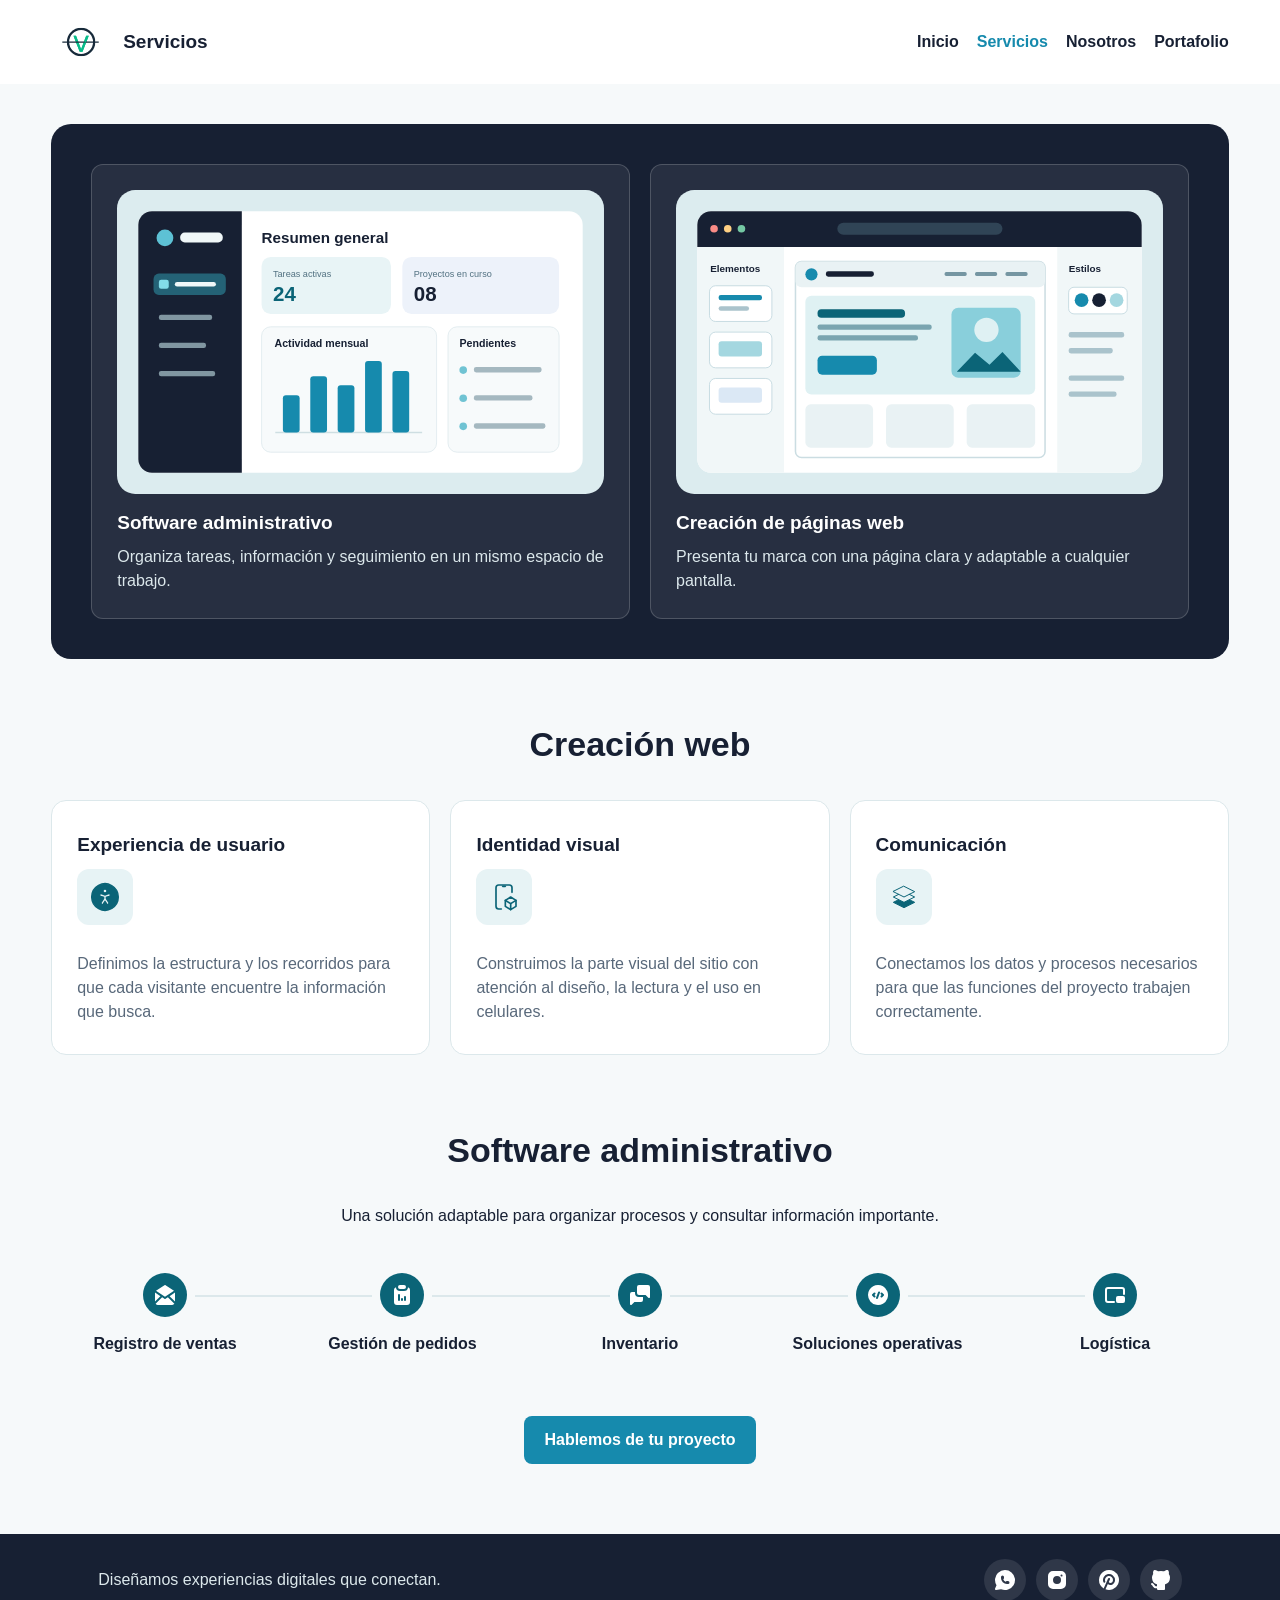
<file: html/servicios.html>
<!DOCTYPE html>
<html lang="es">
<head>
    <meta charset="UTF-8">
    <meta name="viewport" content="width=device-width, initial-scale=1.0">
    <link rel="stylesheet" href="../css/style.css">
    <link rel="stylesheet" href="../css/servicios.css">
    <title>Servicios | Vexo</title>
</head>
<body>

    <!-- HEADER -->
    <header>
        <!-- Logo y titulo principal -->
         <div class="head">
            <div class="logo">
            <img src="../svg/logo vexo.svg" alt="">
            <h1>Servicios</h1>
        </div>

        <!-- NAVEGACION -->
        <div class="nav-bg">
            <nav class="navegacion-principal contenedor" aria-label="Navegación principal">
                <a href="../index.html">Inicio</a>
                <a href="servicios.html" aria-current="page">Servicios</a>
                <a href="nosotros.html">Nosotros</a>
                <a href="portafolio.html">Portafolio</a>
            </nav>
        </div>
         </div>
    </header>

    <!-- CONTENIDO PRINCIPAL -->
    <main class="contenedor pagina-servicios">
        <!-- PROYECTOS -->
        <section class="proyectos">
            <a class="invi-serv" href="#adm-servicio">
                <div class="proyecto">
                    <img class="proyecto-imagen" src="../svg/erp.svg" alt="Vista previa de un panel administrativo con métricas y actividades" width="640" height="400">
                    <h3>Software administrativo</h3>
                    <p>Organiza tareas, información y seguimiento en un mismo espacio de trabajo.</p>
                </div>
            </a>
            <a class="invi-serv" href="#cr-web">
                <div class="proyecto">
                    <img class="proyecto-imagen" src="../svg/web.svg" alt="Vista previa de un editor visual para crear páginas web" width="640" height="400">
                    <h3>Creación de páginas web</h3>
                    <p>Presenta tu marca con una página clara y adaptable a cualquier pantalla.</p>
                </div>
            </a>
            
        </section>
        <!-- SERVICIOS -->
        <h2>Creación web</h2>
        <div class="servicios" id="cr-web">
            <section class="servicio">
                <h3>Experiencia de usuario</h3>
                <div class="icon">
                    <svg
                    xmlns="http://www.w3.org/2000/svg"
                    width="56"
                    height="56"
                    viewBox="0 0 24 24"
                    fill="currentColor"
                    >
                    <path d="M17 3.34a10 10 0 1 1 -14.995 8.984l-.005 -.324l.005 -.324a10 10 0 0 1 14.995 -8.336zm-1.051 6.844a1 1 0 0 0 -1.152 -.663l-.113 .03l-2.684 .895l-2.684 -.895l-.113 -.03a1 1 0 0 0 -.628 1.884l.109 .044l2.316 .771v.976l-1.832 2.75l-.06 .1a1 1 0 0 0 .237 1.21l.1 .076l.101 .06a1 1 0 0 0 1.21 -.237l.076 -.1l1.168 -1.752l1.168 1.752l.07 .093a1 1 0 0 0 1.653 -1.102l-.059 -.1l-1.832 -2.75v-.977l2.316 -.771l.109 -.044a1 1 0 0 0 .524 -1.221zm-3.949 -4.184a1.5 1.5 0 1 0 0 3a1.5 1.5 0 0 0 0 -3z" />
                    </svg>
                </div>
                <p>Definimos la estructura y los recorridos para que cada visitante encuentre la información que busca.</p>
            </section>
            
            <section class="servicio">
                <h3>Identidad visual</h3>
                <div class="icon">
                    <svg
                    xmlns="http://www.w3.org/2000/svg"
                    width="56"
                    height="56"
                    viewBox="0 0 24 24"
                    fill="none"
                    stroke="#000000"
                    stroke-width="1.25"
                    stroke-linecap="round"
                    stroke-linejoin="round"
                    >
                    <path d="M10 21h-2a2 2 0 0 1 -2 -2v-14a2 2 0 0 1 2 -2h8a2 2 0 0 1 2 2v3.5" />
                    <path d="M17 17l-4 -2.5l4 -2.5l4 2.5v4.5l-4 2.5z" />
                    <path d="M13 14.5v4.5l4 2.5" />
                    <path d="M17 17l4 -2.5" />
                    <path d="M11 4h2" />
                    </svg>
                </div>
                <p>Construimos la parte visual del sitio con atención al diseño, la lectura y el uso en celulares.</p>
            </section>

            <section class="servicio">
                <h3>Comunicación</h3>
                <div class="icon">
                    <svg
                    xmlns="http://www.w3.org/2000/svg"
                    width="56"
                    height="56"
                    viewBox="0 0 24 24"
                    fill="none"
                    stroke="#000000"
                    stroke-width="0.75"
                    stroke-linecap="round"
                    stroke-linejoin="round"
                    >
                    <path d="M4 8l8 4l8 -4l-8 -4z" />
                    <path d="M12 16l-4 -2l-4 2l8 4l8 -4l-4 -2l-4 2z" fill="currentColor" />
                    <path d="M8 10l-4 2l4 2m8 0l4 -2l-4 -2" />
                    </svg>
                </div>
                <p>Conectamos los datos y procesos necesarios para que las funciones del proyecto trabajen correctamente.</p>
            </section>
        </div>
        <!-- FLUJO DE TRABAJO -->
        <section class="adm-servicio" id="adm-servicio">
            <h2>Software administrativo</h2>
            <p>Una solución adaptable para organizar procesos y consultar información importante.</p>
            <div class="flujos adm-funciones">
                <div class="flujo">
                    <div class="icono-flujo">
                        <svg xmlns="http://www.w3.org/2000/svg" width="24" height="24" viewBox="0 0 24 24" fill="currentColor" class="icon icon-tabler icons-tabler-filled icon-tabler-mail-opened"><path stroke="none" d="M0 0h24v24H0z" fill="none" /><path d="M14.872 14.287l6.522 6.52a2.996 2.996 0 0 1 -2.218 1.188l-.176 .005h-14a2.995 2.995 0 0 1 -2.394 -1.191l6.521 -6.522l2.318 1.545l.116 .066a1 1 0 0 0 .878 0l.116 -.066l2.317 -1.545z" /><path d="M2 9.535l5.429 3.62l-5.429 5.43z" /><path d="M22 9.535v9.05l-5.43 -5.43z" /><path d="M12.44 2.102l.115 .066l8.444 5.629l-8.999 6l-9 -6l8.445 -5.63a1 1 0 0 1 .994 -.065z" /></svg>
                    </div>
                    <p>Registro de ventas</p>
                </div>
                
                <div class="flujo">
                    <div class="icono-flujo">
                        <svg xmlns="http://www.w3.org/2000/svg" width="24" height="24" viewBox="0 0 24 24" fill="currentColor" class="icon icon-tabler icons-tabler-filled icon-tabler-report-analytics"><path stroke="none" d="M0 0h24v24H0z" fill="none" /><path d="M17.997 4.17a3 3 0 0 1 2.003 2.83v12a3 3 0 0 1 -3 3h-10a3 3 0 0 1 -3 -3v-12a3 3 0 0 1 2.003 -2.83a4 4 0 0 0 3.997 3.83h4a4 4 0 0 0 3.98 -3.597zm-8.997 6.83a1 1 0 0 0 -1 1v5a1 1 0 0 0 2 0v-5a1 1 0 0 0 -1 -1m3 4a1 1 0 0 0 -1 1v1a1 1 0 0 0 2 0v-1a1 1 0 0 0 -1 -1m3 -2a1 1 0 0 0 -1 1v3a1 1 0 0 0 2 0v-3a1 1 0 0 0 -1 -1m-1 -11a2 2 0 1 1 0 4h-4a2 2 0 1 1 0 -4z" /></svg>
                    </div>
                    <p>Gestión de pedidos</p>
                </div>
                
                <div class="flujo">
                    <div class="icono-flujo">
                        <svg xmlns="http://www.w3.org/2000/svg" width="24" height="24" viewBox="0 0 24 24" fill="currentColor" class="icon icon-tabler icons-tabler-filled icon-tabler-messages"><path stroke="none" d="M0 0h24v24H0z" fill="none" /><path d="M20.901 14.995l-.044 -.006a.4 .4 0 0 1 -.102 -.02l-.045 -.012l-.048 -.017l-.045 -.016l-.043 -.02l-.045 -.022l-.04 -.024l-.044 -.026l-.043 -.032l-.036 -.027a1 1 0 0 1 -.073 -.066l-2.707 -2.707h-6.586a2 2 0 0 1 -2 -2v-6a2 2 0 0 1 2 -2h9a2 2 0 0 1 2 2v10a1 1 0 0 1 -.076 .383l-.02 .043l-.022 .045l-.024 .04l-.026 .044l-.032 .043l-.027 .036a1 1 0 0 1 -.578 .347l-.052 .008l-.044 .006a1 1 0 0 1 -.198 0" /><path d="M7 8.999v1.001a4 4 0 0 0 4 4h4v3a2 2 0 0 1 -2 2h-6.586l-2.707 2.707c-.63 .63 -1.707 .184 -1.707 -.707v-10a2 2 0 0 1 2 -2z" /></svg>
                    </div>
                    <p>Inventario</p>
                </div>
                
                <div class="flujo">
                    <div class="icono-flujo">
                        <svg xmlns="http://www.w3.org/2000/svg" width="24" height="24" viewBox="0 0 24 24" fill="currentColor" class="icon icon-tabler icons-tabler-filled icon-tabler-code-circle-2"><path stroke="none" d="M0 0h24v24H0z" fill="none" /><path d="M17 3.34a10 10 0 1 1 -15 8.66l.005 -.324a10 10 0 0 1 14.995 -8.336m-3.658 5.22a1 1 0 0 0 -1.282 .598l-2 5.5a1 1 0 0 0 1.88 .684l2 -5.5a1 1 0 0 0 -.598 -1.282m-4.135 1.233a1 1 0 0 0 -1.414 0l-1.5 1.5a1 1 0 0 0 0 1.414l1.5 1.5a1 1 0 0 0 1.414 0l.083 -.094a1 1 0 0 0 -.083 -1.32l-.792 -.793l.792 -.793a1 1 0 0 0 0 -1.414m7 0a1 1 0 0 0 -1.414 0l-.083 .094a1 1 0 0 0 .083 1.32l.792 .793l-.792 .793a1 1 0 0 0 1.414 1.414l1.5 -1.5a1 1 0 0 0 0 -1.414z" /></svg>
                    </div>
                    <p>Soluciones operativas</p>
                </div>
                
                <div class="flujo">
                    <div class="icono-flujo">
                        <svg xmlns="http://www.w3.org/2000/svg" width="24" height="24" viewBox="0 0 24 24" fill="currentColor" class="icon icon-tabler icons-tabler-filled icon-tabler-picture-in-picture"><path stroke="none" d="M0 0h24v24H0z" fill="none" /><path d="M19 4a3 3 0 0 1 3 3v4a1 1 0 0 1 -2 0v-4a1 1 0 0 0 -1 -1h-14a1 1 0 0 0 -1 1v10a1 1 0 0 0 1 1h6a1 1 0 0 1 0 2h-6a3 3 0 0 1 -3 -3v-10a3 3 0 0 1 3 -3z" /><path d="M20 13a2 2 0 0 1 2 2v3a2 2 0 0 1 -2 2h-5a2 2 0 0 1 -2 -2v-3a2 2 0 0 1 2 -2z" /></svg>
                    </div>
                    <p>Logística</p>
                </div>
            </div>
            <a class="txt-adm-serv" href="../index.html#contacto">Hablemos de tu proyecto</a>
        </section>
    </main>

    <!-- FOOTER -->
    <footer class="footer">
        <div class="footer-contenido contenedor">
            <p>Diseñamos experiencias digitales que conectan.</p>

            <!-- Redes sociales -->
            <div class="icono-footer">
                <a href="https://wa.me/qr/SMD46BN26KK4H1" class="iconos" aria-label="WhatsApp">
                    <svg xmlns="http://www.w3.org/2000/svg" width="24" height="24" viewBox="0 0 24 24" fill="currentColor" class="icon icon-tabler icons-tabler-filled icon-tabler-brand-whatsapp"><path stroke="none" d="M0 0h24v24H0z" fill="none" /><path d="M18.497 4.409a10 10 0 0 1 -10.36 16.828l-.223 -.098l-4.759 .849l-.11 .011a1 1 0 0 1 -.11 0l-.102 -.013l-.108 -.024l-.105 -.037l-.099 -.047l-.093 -.058l-.014 -.011l-.012 -.007l-.086 -.073l-.077 -.08l-.067 -.088l-.056 -.094l-.034 -.07l-.04 -.108l-.028 -.128l-.012 -.102a1 1 0 0 1 0 -.125l.012 -.1l.024 -.11l.045 -.122l1.433 -3.304l-.009 -.014a10 10 0 0 1 1.549 -12.454l.215 -.203a10 10 0 0 1 13.226 -.217m-8.997 3.09a1.5 1.5 0 0 0 -1.5 1.5v1a6 6 0 0 0 6 6h1a1.5 1.5 0 0 0 0 -3h-1l-.144 .007a1.5 1.5 0 0 0 -1.128 .697l-.042 .074l-.022 -.007a4.01 4.01 0 0 1 -2.435 -2.435l-.008 -.023l.075 -.041a1.5 1.5 0 0 0 .704 -1.272v-1a1.5 1.5 0 0 0 -1.5 -1.5" /></svg>
                </a>
                <a href="https://www.instagram.com/mtalj07?igsi=MWtjMjVmYXJsa3MxMQ%3D%3D&utm_source=qr" class="iconos" aria-label="Instagram">
                    <svg xmlns="http://www.w3.org/2000/svg" width="24" height="24" viewBox="0 0 24 24" fill="currentColor" class="icon icon-tabler icons-tabler-filled icon-tabler-brand-instagram"><path stroke="none" d="M0 0h24v24H0z" fill="none" /><path d="M16 3a5 5 0 0 1 5 5v8a5 5 0 0 1 -5 5h-8a5 5 0 0 1 -5 -5v-8a5 5 0 0 1 5 -5zm-4 5a4 4 0 0 0 -3.995 3.8l-.005 .2a4 4 0 1 0 4 -4m4.5 -1.5a1 1 0 0 0 -.993 .883l-.007 .127a1 1 0 0 0 1.993 .117l.007 -.127a1 1 0 0 0 -1 -1" /></svg>
                </a>
                <a href="https://pin.it/5D7sCOGjx" class="iconos" aria-label="Pinterest">
                    <svg xmlns="http://www.w3.org/2000/svg" width="24" height="24" viewBox="0 0 24 24" fill="currentColor" class="icon icon-tabler icons-tabler-filled icon-tabler-brand-pinterest"><path stroke="none" d="M0 0h24v24H0z" fill="none" /><path d="M17 3.34a10 10 0 0 1 -8.512 18.023l2.364 -5.315a3.5 3.5 0 0 0 2.398 .952c2.708 0 4.75 -2.089 4.75 -5a6 6 0 1 0 -11.64 2.041a1 1 0 1 0 1.88 -.682a4 4 0 1 1 7.76 -1.36c0 1.818 -1.156 3.001 -2.75 3.001c-.609 0 -1.153 -.361 -1.478 -1.022l1.142 -2.572a1 1 0 0 0 -1.828 -.812l-4.392 9.882a10 10 0 0 1 -4.694 -8.476l.005 -.324a10 10 0 0 1 14.995 -8.336" /></svg>
                </a>
                <a href="https://github.com/mateovillaobos2727" class="iconos" aria-label="GitHub">
                    <svg xmlns="http://www.w3.org/2000/svg" width="24" height="24" viewBox="0 0 24 24" fill="currentColor" class="icon icon-tabler icons-tabler-filled icon-tabler-brand-github"><path stroke="none" d="M0 0h24v24H0z" fill="none" /><path d="M5.315 2.1c.791 -.113 1.9 .145 3.333 .966l.272 .161l.16 .1l.397 -.083a13.3 13.3 0 0 1 4.59 -.08l.456 .08l.396 .083l.161 -.1c1.385 -.84 2.487 -1.17 3.322 -1.148l.164 .008l.147 .017l.076 .014l.05 .011l.144 .047a1 1 0 0 1 .53 .514a5.2 5.2 0 0 1 .397 2.91l-.047 .267l-.046 .196l.123 .163c.574 .795 .93 1.728 1.03 2.707l.023 .295l.007 .272c0 3.855 -1.659 5.883 -4.644 6.68l-.245 .061l-.132 .029l.014 .161l.008 .157l.004 .365l-.002 .213l-.003 3.834a1 1 0 0 1 -.883 .993l-.117 .007h-6a1 1 0 0 1 -.993 -.883l-.007 -.117v-.734c-1.818 .26 -3.03 -.424 -4.11 -1.878l-.535 -.766c-.28 -.396 -.455 -.579 -.589 -.644l-.048 -.019a1 1 0 0 1 .564 -1.918c.642 .188 1.074 .568 1.57 1.239l.538 .769c.76 1.079 1.36 1.459 2.609 1.191l.001 -.678l-.018 -.168a5.03 5.03 0 0 1 -.021 -.824l.017 -.185l.019 -.12l-.108 -.024c-2.976 -.71 -4.703 -2.573 -4.875 -6.139l-.01 -.31l-.004 -.292a5.6 5.6 0 0 1 .908 -3.051l.152 -.222l.122 -.163l-.045 -.196a5.2 5.2 0 0 1 .145 -2.642l.1 -.282l.106 -.253a1 1 0 0 1 .529 -.514l.144 -.047l.154 -.03z" /></svg>
                </a>
            </div>
        </div>
    </footer>
</body>
</html>
</file>
<file: css/style.css>
/* ESTILOS GENERALES: usados por todas las páginas */
:root {
    --blanco: #fff;
    --fondo: #f6f9fa;
    --texto: #172033;
    --texto-suave: #58687a;
    --primario: #168aad;
    --secundario: #0b6477;
    --borde: #dce8eb;
}

html { 
    box-sizing: border-box; 
    font-size: 62.5%; 
    scroll-behavior: smooth; 
}
*, *::before, *::after { 
    box-sizing: inherit; 
}
body { 
    margin: 0; 
    color: var(--texto); 
    background: var(--fondo); 
    font: 1.6rem/1.5 Arial, sans-serif; 
}
h1, h2, h3, p { 
    margin-top: 0; 
}
h2 { 
    font-size: clamp(2.6rem, 4vw, 3.4rem); 
}
h3 { 
    font-size: 1.9rem; 
}
a { 
    color: inherit; 
}
.contenedor, main.contenedor { 
    width: min(120rem, 92%); margin: 0 auto; 
}
.etiqueta { 
    color: var(--secundario); 
    font-size: 1.3rem; 
    font-weight: 700; 
    letter-spacing: .12em; 
    text-transform: uppercase; 
}

/* ENCABEZADO Y NAVEGACIÓN */
.head { 
    display: flex; align-items: center; 
    justify-content: space-between; 
    gap: 2rem; 
    padding: 1.2rem 4%; 
    background: var(--blanco); 
}
.logo { 
    display: flex; 
    align-items: center;
    gap: 1.2rem;
    text-decoration: none;
    color: var(--texto);
}
.logo img { 
    width: 6rem; 
    height: auto; 
}
.logo h1, .logo span { 
    margin: 0;
    font-size: 1.9rem;
    font-weight: 700;
    line-height: 1.2;
}
.navegacion-principal { 
    display: flex;
    align-items: center;
    flex-wrap: nowrap;
    gap: 1.8rem;
}
.head .navegacion-principal.contenedor { 
    width: auto; 
    margin: 0; 
}
.navegacion-principal a { 
    padding: .5rem 0;
    text-decoration: none;
    font-weight: 600;
    transition: color .2s;
}
.navegacion-principal a:hover, .navegacion-principal a[aria-current="page"] {
    color: var(--primario); 
}

/* BOTONES */
.boton {
    display: inline-block;
    padding: 1.2rem 2.4rem;
    border: 0;
    border-radius: .8rem;
    color: var(--blanco);
    background: var(--primario);
    font: inherit;
    font-weight: 700;
    text-decoration: none;
    cursor: pointer;
    transition: background .2s, transform .2s;
}
.boton:hover { 
    background: var(--secundario); 
    transform: translateY(-2px); 
}

/* TARJETAS DE SERVICIO: inicio y servicios */
.servicios { 
    display: grid;
    grid-template-columns: repeat(3, 1fr);
    gap: 2rem;
}
.servicio { 
    padding: 3rem 2.5rem;
    border: 1px solid var(--borde);
    border-radius: 1.5rem;
    background: var(--blanco);
}
.servicio .icon { 
    margin-bottom: 2rem;
}
.servicio .icon svg { 
    width: 5.6rem;
    height: 5.6rem;
    padding: 1.2rem;
    border-radius: 1.2rem;
    color: var(--secundario);
    stroke: var(--secundario);
    background: #e7f3f5;
}
.servicio h3 { 
    margin-bottom: 1rem;
}
.servicio p { 
    margin-bottom: 0;
    color: var(--texto-suave);
}

/* PASOS DEL PROCESO: inicio y servicios */
.flujos { 
    display: grid;
    grid-template-columns: repeat(5, 1fr);
    gap: 1rem;
}
.flujo { 
    position: relative;
    padding: 2rem 1rem;
    text-align: center;
}
.flujo:not(:last-child)::after { 
    content: "";
    position: absolute;
    top: 4.2rem;
    left: calc(50% + 3rem);
    width: calc(100% - 5rem);
    height: 2px;
    background: var(--borde);
}
.icono-flujo { 
    display: grid;
    place-items: center;
    width: 4.4rem;
    height: 4.4rem;
    margin: 0 auto 1.5rem;
    border-radius: 50%;
    color: var(--blanco);
    background: var(--secundario);
}
.flujo p { 
    margin: 0;
    font-weight: 600;
}

/* TARJETAS DE SOLUCIONES: inicio y servicios */
.proyectos { 
    display: grid;
    grid-template-columns: repeat(2, 1fr);
    gap: 2rem;
    padding: 4rem;
    border-radius: 2rem;
    color: var(--blanco);
    background: var(--texto);
}
.proyectos-encabezado { 
    grid-column: 1 / -1;
}
.proyectos-encabezado h2 { 
    margin-bottom: .5rem;
}
.proyectos-encabezado p { 
    margin-bottom: 1rem;
    color: #c6d6df;
}
.proyecto { 
    height: 100%;
    padding: 2.5rem;
    border: 1px solid rgba(255,255,255,.18);
    border-radius: 1.2rem;
    background: rgba(255,255,255,.07);
}
.proyecto svg { 
    width: 3.2rem;
    height: 3.2rem;
    color: #7bd5e7;
}
.proyecto-imagen { 
    display: block;
    width: 100%;
    height: auto;
    border-radius: .8rem;
}
.proyecto h3 { 
    margin: 1.5rem 0 .7rem;
}
.proyecto p { 
    margin-bottom: 0;
    color: #dce8ec;
}

/* PIE DE PÁGINA */
.footer { 
    padding: 2.5rem 4%;
    color: var(--blanco);
    background: var(--texto);
}
.footer-contenido { 
    display: flex;
    align-items: center;
    justify-content: space-between;
    gap: 2rem;
    max-width: 120rem;
    margin: 0 auto;
}
.footer p { 
    margin: 0;
    color: #dce8ec;
}
.icono-footer { 
    display: flex;
    gap: 1rem;
}
.icono-footer a { 
    display: grid;
    place-items: center;
    width: 4.2rem;
    height: 4.2rem;
    border-radius: 50%;
    color: var(--blanco);
    background: rgba(255,255,255,.1);
}
.icono-footer a:hover { 
    background: var(--primario);
}
.footer-cta { 
    color: var(--blanco);
    font-weight: 700;
    text-underline-offset: .3rem;
}

/* AJUSTES COMPARTIDOS PARA PANTALLAS PEQUEÑAS */
@media (max-width: 800px) {
    .head { 
        flex-direction: column;
        text-align: center;
    }
    .servicios { 
        grid-template-columns: 1fr;
    }
    .flujos { 
        grid-template-columns: repeat(3, 1fr);
    }
    .flujo::after { 
        display: none;
    }
}

@media (max-width: 600px) {
    .head { 
        padding: 1.5rem;
    }
    .logo { 
        flex-direction: column;
    }
    .navegacion-principal { 
        justify-content: center;
        flex-wrap: wrap;
        gap: .5rem 1.5rem;
    }
    .navegacion-principal a { 
        font-size: 1.4rem;
    }
    .flujos { 
        grid-template-columns: repeat(2, 1fr);
    }
    .proyectos { 
        grid-template-columns: 1fr;
        padding: 2.5rem;
    }
    .footer-contenido { 
        flex-direction: column;
        text-align: center;
    }
}
</file>
<file: css/inicio.css>
/* PORTADA */
.hero { 
    min-height: 48rem;
    background: url(../img/hero.png) center / cover no-repeat;
}
.contenido-hero { 
    min-height: 48rem;
    display: flex;
    flex-direction: column;
    align-items: center;
    justify-content: center;
    padding: 4rem 2rem;
    text-align: center;
    color: var(--blanco);
    background: rgba(12,31,44,.60);
}
.subtitulo { 
    max-width: 75rem;
    margin-bottom: 2rem;
    font-size: clamp(3.2rem,5vw,5rem);
    line-height: 1.1;
}
.contenido-hero svg { 
    width: 2.4rem;
    height: 2.4rem;
}
.place { 
    margin: .6rem 0 1.5rem;
}

/* SECCIONES DE LA PORTADA */
main > h2 { 
    margin: 6rem 0 3rem;
    text-align: center;
}
.proceso { 
    margin: 7rem 0;
}
.proceso h2, .seccion-intro { 
    text-align: center;
}
.seccion-intro { 
    margin-bottom: 3rem;
    color: var(--texto-suave);
}
.nosotros { 
    margin: 7rem 0;
}
.nosotros h2, .nosotros-intro { 
    text-align: center;
}
.nosotros-intro { 
    max-width: 65rem;
    margin: 0 auto 3rem;
    color: var(--texto-suave);
}
.nosotros-ventajas { 
    display: grid;
    grid-template-columns: repeat(3,1fr);
    gap: 2rem;
}
.ventaja { 
    padding: 1rem 2rem;
    border-left: 3px solid var(--primario);
}
.ventaja h3 { 
    margin-bottom: .8rem;
    color: var(--secundario);
}
.ventaja p { 
    margin-bottom: 0;
    color: var(--texto-suave);
}

/* FORMULARIO DE CONTACTO */
#contacto { 
    max-width: 82rem;
    margin: 7rem auto;
}
#contacto h2 { 
    text-align: center;
}
.formulario { 
    padding: 3rem;
    border: 1px solid var(--borde);
    border-radius: 1.5rem;
    background: var(--blanco);
}
.formulario fieldset { 
    margin: 0;
    padding: 0;
    border: 0;
}
.campo { 
    display: flex;
    flex-direction: column;
    gap: .6rem;
    margin-bottom: 2rem;
}
.campo label { 
    font-weight: 600;
}
.input-text { 
    width: 100%;
    padding: 1.2rem 1.4rem;
    border: 1px solid #bdcbd1;
    border-radius: .8rem;
    font: inherit;
}
textarea.input-text { 
    min-height: 12rem;
    resize: vertical;
}
.input-text:focus { 
    outline: 2px solid var(--primario);
    outline-offset: 1px;
}

/* PREGUNTAS FRECUENTES AL FINAL DEL INICIO */
.preguntas { 
    max-width: 82rem; 
    margin: 0 auto 7rem; 
}
.preguntas h2 { 
    margin-bottom: 2rem; 
    text-align: center; 
}
.preguntas details { 
    padding: 1.5rem 0;
    border-bottom: 1px solid var(--borde);
}
.preguntas summary { 
    font-weight: 700;
    cursor: pointer;
}
.preguntas details p { 
    margin: 1rem 0 0;
    color: var(--texto-suave);
}

@media (max-width: 800px) {
    .nosotros-ventajas { 
        grid-template-columns: 1fr;
    }
}
@media (max-width: 600px) {
    .hero, .contenido-hero { 
        min-height: 42rem;
    }
    .formulario { 
        padding: 2rem;
    }
}
</file>
<file: css/nosotros.css>
/* PRESENTACIÓN DE VEXO */
.nosotros-hero { 
    padding: 9rem 0;
    color: var(--blanco);
    background: linear-gradient(120deg,#172033,#0b6477);
}
.nosotros-hero .etiqueta { 
    color: #a8e5ec;
}
.nosotros-hero h1 { 
    max-width: 75rem;
    margin-bottom: 2rem;
    font-size: clamp(3.6rem,6vw,6rem);
    line-height: 1.08;
}
.nosotros-hero p:last-child { 
    max-width: 67rem;
    margin-bottom: 0;
    font-size: 1.9rem;
    color: #e2eff2;
}

/* HISTORIA Y PRINCIPIOS */
.historia { 
    display: grid;
    grid-template-columns: 1fr 1.2fr;
    gap: 5rem;
    padding: 7rem 0;
}
.historia h2 { 
    max-width: 38rem;
}
.historia p { 
    color: var(--texto-suave);
}
.principios { 
    padding: 5rem 0 7rem;
    border-top: 1px solid var(--borde);
}
.principios h2 { 
    margin-bottom: 3rem;
}
.principios-lista { 
    display: grid;
    grid-template-columns: repeat(3,1fr);
    gap: 2rem;
}
.principios-lista article { 
    padding: 2.5rem;
    border-radius: 1.2rem;
    background: var(--blanco);
}
.principios-lista span { 
    color: var(--primario);
    font-size: 1.3rem;
    font-weight: 700;
}
.principios-lista h3 { 
    margin: 1.5rem 0 .8rem;
}
.principios-lista p { 
    margin-bottom: 0;
    color: var(--texto-suave);
}

/* CIERRE */
.nosotros-cta { 
    margin-bottom: 7rem !important;
    padding: 4rem;
    border-radius: 1.5rem;
    background: #e5f2f5;
    text-align: center;
}
.nosotros-cta p { 
    color: var(--texto-suave);
}
@media (max-width: 750px) {
    .historia, .principios-lista { 
        grid-template-columns: 1fr;
    }
    .historia { 
        gap: 1rem;
    }
}
</file>
<file: css/portafolio.css>
/* INTRODUCCIÓN DEL PORTAFOLIO */
.portafolio-intro { 
    max-width: 76rem;
    padding: 7rem 0 5rem;
}
.portafolio-intro h1 { 
    font-size: clamp(3.4rem,5vw,5.2rem);
    line-height: 1.1;
}
.portafolio-intro > p:last-child { 
    color: var(--texto-suave);
    font-size: 1.8rem;
}

/* PROYECTOS REALIZADOS */
.trabajos { 
    display: grid;
    gap: 2.5rem;
}
.trabajo { 
    display: grid;
    grid-template-columns: 1fr 1fr;
    overflow: hidden;
    border: 1px solid var(--borde);
    border-radius: 1.5rem;
    background: var(--blanco);
}
.trabajo-visual { 
    min-height: 27rem;
    display: flex;
    flex-direction: column;
    align-items: center;
    justify-content: center;
    gap: 2rem;
    padding: 2rem;
}
/* Las portadas de Clean Clean y La Quincena son SVG independientes. */
.visual-ilustracion { 
    padding: 0; 
}
.visual-ilustracion img { 
    display: block;
    width: 100%;
    height: 100%;
    min-height: 27rem;
    object-fit: cover;
}
.visual-vexo { 
    background: #dcecef;
}
.visual-vexo img { 
    width: min(100%,42rem);
    height: auto;
    border-radius: 1rem;
}
.trabajo-info { 
    display: flex;
    flex-direction: column;
    justify-content: center;
    padding: 4rem;
}
.tipo { 
    margin-bottom: .8rem;
    color: var(--secundario);
    font-size: 1.3rem;
    font-weight: 700;
    text-transform: uppercase;
    letter-spacing: .1em;
}
.trabajo-info h2 { 
    margin-bottom: 1rem;
}
.trabajo-info p:last-child { 
    margin-bottom: 0;
    color: var(--texto-suave);
}
.portafolio-cta { 
    padding: 7rem 0;
    text-align: center;
}
@media (max-width: 700px) {
    .trabajo { 
        grid-template-columns: 1fr;
    }
    .trabajo-info { 
        padding: 2.5rem;
    }
}
</file>
<file: css/servicios.css>
/* DISTRIBUCIÓN DE LA PÁGINA DE SERVICIOS */
.pagina-servicios { 
    margin-top: 4rem !important;
    margin-bottom: 7rem !important;
}
.pagina-servicios > h2 { 
    margin: 6rem 0 3rem;
    text-align: center;
}
.invi-serv { 
    display: block;
    height: 100%;
    text-decoration: none;
}
.invi-serv:hover .proyecto { 
    border-color: #7bd5e7;
}
.adm-servicio { 
    margin-top: 7rem;
    text-align: center;
}
.adm-funciones { 
    margin: 2.5rem 0 4rem;
}
.txt-adm-serv { 
    display: inline-block;
    padding: 1.2rem 2rem;
    border-radius: .8rem;
    color: var(--blanco);
    background: var(--primario);
    text-decoration: none;
    font-weight: 700;
}
.txt-adm-serv:hover { 
    background: var(--secundario);
}
</file>
